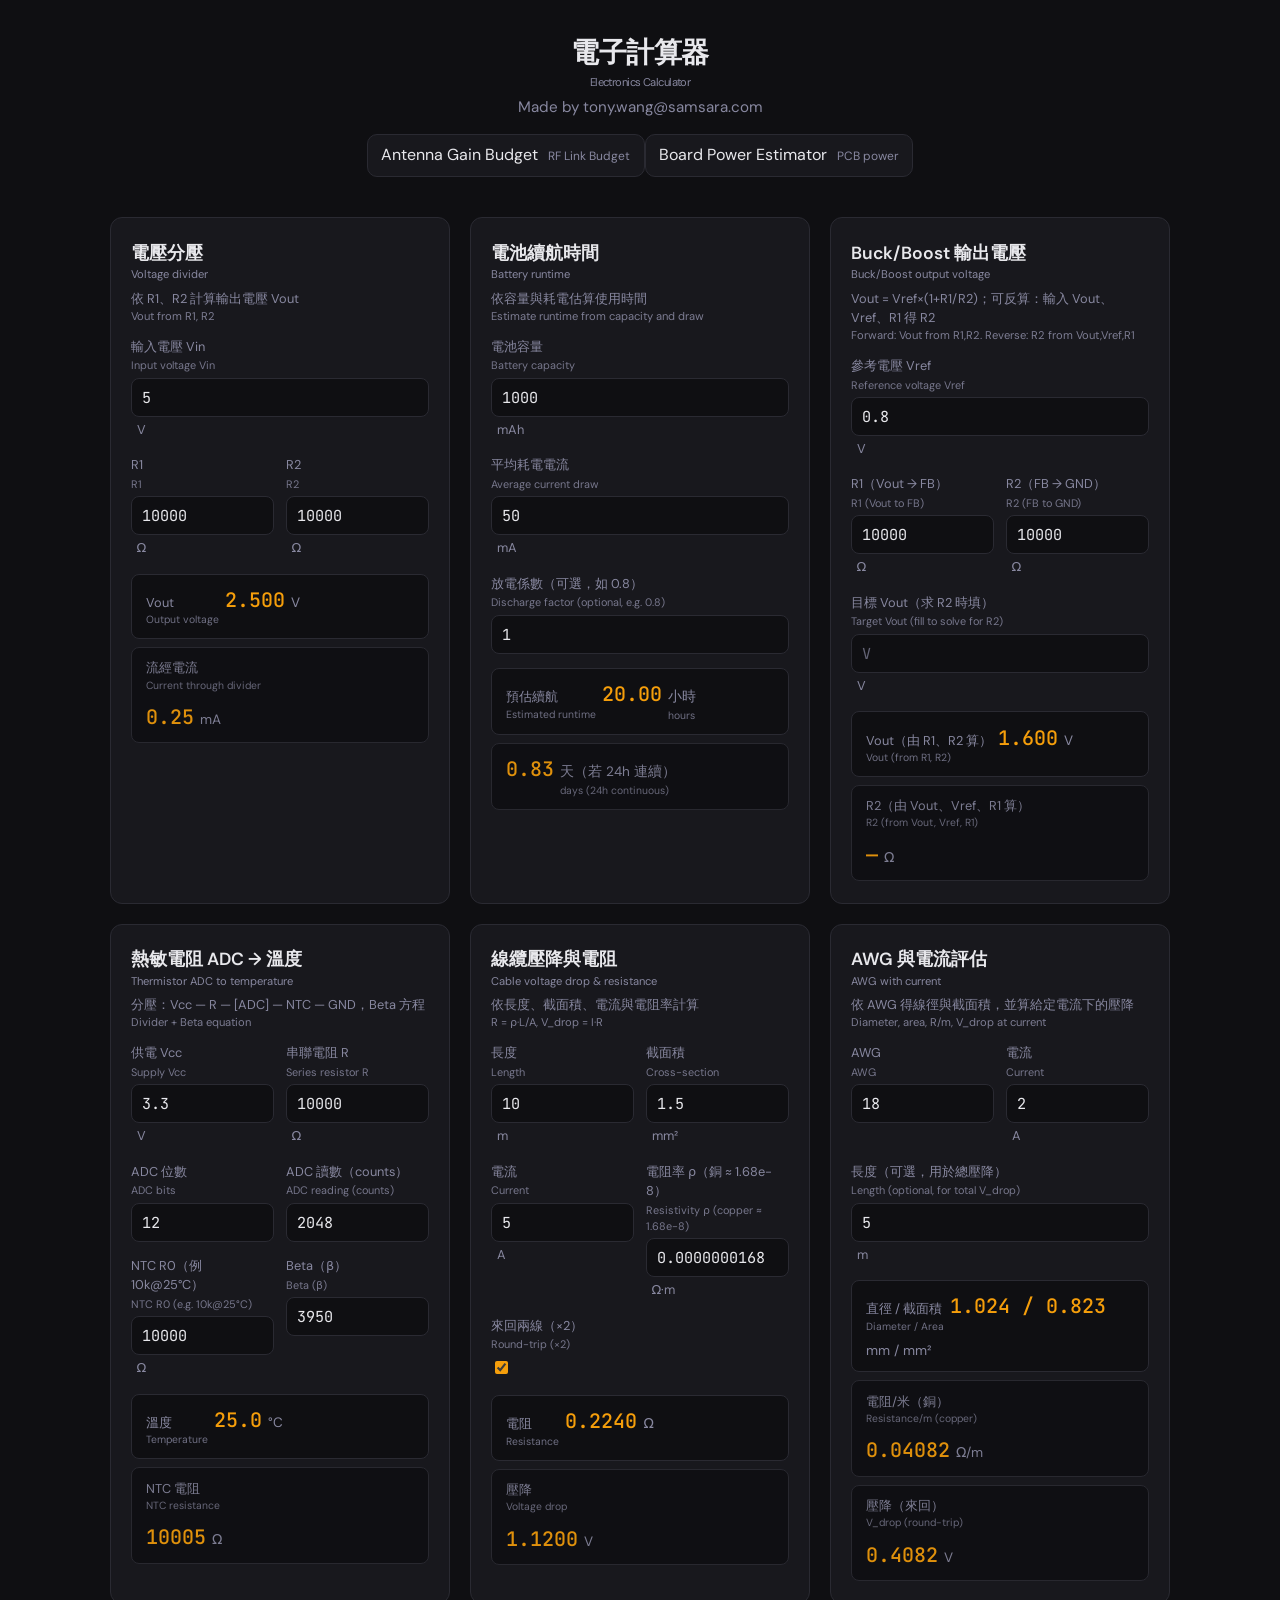
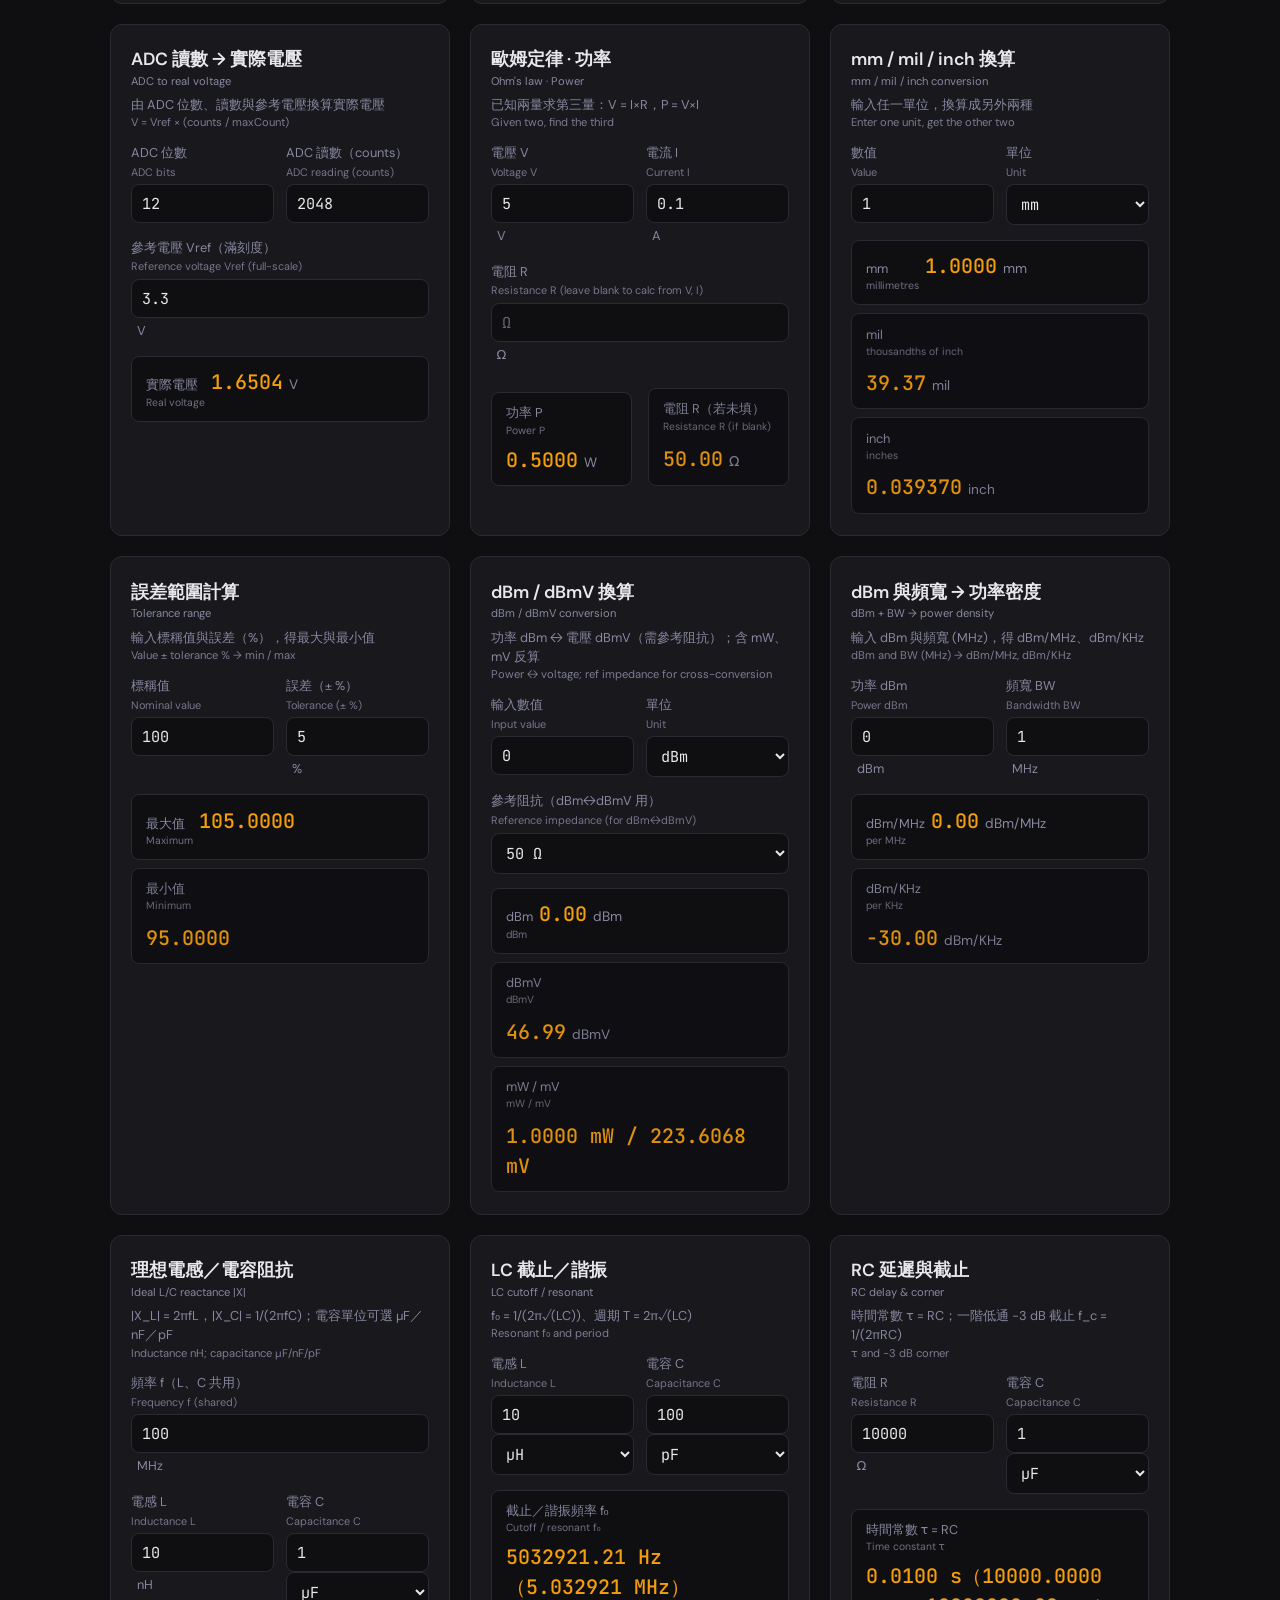
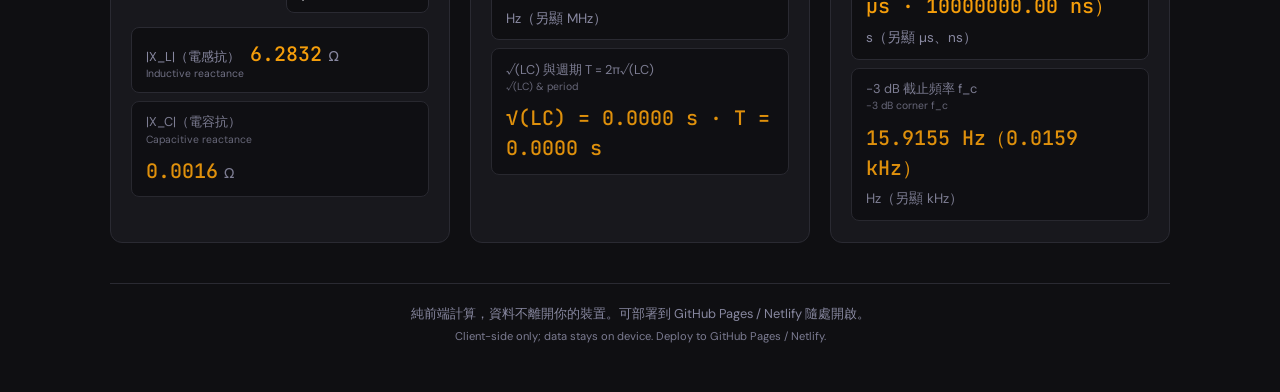
<file: index.html>
<!DOCTYPE html>
<html lang="zh-Hant">
<head>
  <meta charset="UTF-8">
  <meta name="viewport" content="width=device-width, initial-scale=1">
  <title>電子計算器 · 分壓 · Buck/Boost · 熱敏電阻</title>
  <link rel="preconnect" href="https://fonts.googleapis.com">
  <link rel="preconnect" href="https://fonts.gstatic.com" crossorigin>
  <link href="https://fonts.googleapis.com/css2?family=DM+Sans:ital,opsz,wght@0,9..40,400;0,9..40,600;0,9..40,700&family=JetBrains+Mono:wght@400;500&display=swap" rel="stylesheet">
  <link rel="stylesheet" href="styles.css">
</head>
<body>
  <div class="page">
    <header class="header">
      <h1>電子計算器 <span class="card-title-en">Electronics Calculator</span></h1>
      <p class="tagline">Made by tony.wang@samsara.com</p>
      <div class="header-actions">
        <a class="header-link" href="antenna_gain_budget.html" target="_blank" rel="noopener">
          Antenna Gain Budget <span class="header-link-sub">RF Link Budget</span>
        </a>
        <a class="header-link" href="board_power_estimator.html" target="_blank" rel="noopener">
          Board Power Estimator <span class="header-link-sub">PCB power</span>
        </a>
      </div>
    </header>

    <main class="calculators">
      <!-- 電壓分壓 -->
      <section class="card" id="voltage-divider">
        <h2>電壓分壓 <span class="card-title-en">Voltage divider</span></h2>
        <p class="card-desc">依 R1、R2 計算輸出電壓 Vout <span class="card-desc-en">Vout from R1, R2</span></p>
        <div class="form-row">
          <label>
            <span class="label-zh">輸入電壓 Vin</span>
            <span class="label-en">Input voltage Vin</span>
            <input type="number" id="vin" value="5" step="any" min="0" placeholder="V">
            <span class="unit">V</span>
          </label>
        </div>
        <div class="form-row two-cols">
          <label>
            <span class="label-zh">R1</span>
            <span class="label-en">R1</span>
            <input type="number" id="r1" value="10000" step="any" min="0" placeholder="Ω">
            <span class="unit">Ω</span>
          </label>
          <label>
            <span class="label-zh">R2</span>
            <span class="label-en">R2</span>
            <input type="number" id="r2" value="10000" step="any" min="0" placeholder="Ω">
            <span class="unit">Ω</span>
          </label>
        </div>
        <div class="result-box">
          <div class="result-label">Vout <span class="result-label-en">Output voltage</span></div>
          <div class="result-value" id="vout">—</div>
          <div class="result-unit">V</div>
        </div>
        <div class="result-box secondary">
          <div class="result-label">流經電流 <span class="result-label-en">Current through divider</span></div>
          <div class="result-value" id="divider-current">—</div>
          <div class="result-unit">mA</div>
        </div>
      </section>

      <!-- 電池續航 -->
      <section class="card" id="battery-life">
        <h2>電池續航時間 <span class="card-title-en">Battery runtime</span></h2>
        <p class="card-desc">依容量與耗電估算使用時間 <span class="card-desc-en">Estimate runtime from capacity and draw</span></p>
        <div class="form-row">
          <label>
            <span class="label-zh">電池容量</span>
            <span class="label-en">Battery capacity</span>
            <input type="number" id="capacity" value="1000" step="any" min="0" placeholder="mAh">
            <span class="unit">mAh</span>
          </label>
        </div>
        <div class="form-row">
          <label>
            <span class="label-zh">平均耗電電流</span>
            <span class="label-en">Average current draw</span>
            <input type="number" id="current-draw" value="50" step="any" min="0" placeholder="mA">
            <span class="unit">mA</span>
          </label>
        </div>
        <div class="form-row optional">
          <label>
            <span class="label-zh">放電係數（可選，如 0.8）</span>
            <span class="label-en">Discharge factor (optional, e.g. 0.8)</span>
            <input type="number" id="discharge-factor" value="1" step="0.05" min="0.1" max="1" placeholder="0.8">
          </label>
        </div>
        <div class="result-box">
          <div class="result-label">預估續航 <span class="result-label-en">Estimated runtime</span></div>
          <div class="result-value" id="runtime">—</div>
          <div class="result-unit">小時 <span class="result-label-en">hours</span></div>
        </div>
        <div class="result-box secondary">
          <div class="result-value" id="runtime-days">—</div>
          <div class="result-unit">天（若 24h 連續） <span class="result-label-en">days (24h continuous)</span></div>
        </div>
      </section>

      <!-- Buck/Boost 輸出電壓（合併，含反算 R2） -->
      <section class="card" id="buck-boost-vout">
        <h2>Buck/Boost 輸出電壓 <span class="card-title-en">Buck/Boost output voltage</span></h2>
        <p class="card-desc">Vout = Vref×(1+R1/R2)；可反算：輸入 Vout、Vref、R1 得 R2 <span class="card-desc-en">Forward: Vout from R1,R2. Reverse: R2 from Vout,Vref,R1</span></p>
        <div class="form-row">
          <label>
            <span class="label-zh">參考電壓 Vref</span>
            <span class="label-en">Reference voltage Vref</span>
            <input type="number" id="bb-vref" value="0.8" step="0.01" min="0" placeholder="V">
            <span class="unit">V</span>
          </label>
        </div>
        <div class="form-row two-cols">
          <label>
            <span class="label-zh">R1（Vout → FB）</span>
            <span class="label-en">R1 (Vout to FB)</span>
            <input type="number" id="bb-r1" value="10000" step="any" min="0" placeholder="Ω">
            <span class="unit">Ω</span>
          </label>
          <label>
            <span class="label-zh">R2（FB → GND）</span>
            <span class="label-en">R2 (FB to GND)</span>
            <input type="number" id="bb-r2" value="10000" step="any" min="0" placeholder="Ω（求 Vout 時填）">
            <span class="unit">Ω</span>
          </label>
        </div>
        <div class="form-row">
          <label>
            <span class="label-zh">目標 Vout（求 R2 時填）</span>
            <span class="label-en">Target Vout (fill to solve for R2)</span>
            <input type="number" id="bb-vout-in" value="" step="any" min="0" placeholder="V">
            <span class="unit">V</span>
          </label>
        </div>
        <div class="result-box">
          <div class="result-label">Vout（由 R1、R2 算） <span class="result-label-en">Vout (from R1, R2)</span></div>
          <div class="result-value" id="bb-vout-result">—</div>
          <div class="result-unit">V</div>
        </div>
        <div class="result-box secondary">
          <div class="result-label">R2（由 Vout、Vref、R1 算） <span class="result-label-en">R2 (from Vout, Vref, R1)</span></div>
          <div class="result-value" id="bb-r2-result">—</div>
          <div class="result-unit">Ω</div>
        </div>
      </section>

      <!-- 熱敏電阻 ADC → 溫度 -->
      <section class="card" id="thermistor-adc">
        <h2>熱敏電阻 ADC → 溫度 <span class="card-title-en">Thermistor ADC to temperature</span></h2>
        <p class="card-desc">分壓：Vcc — R — [ADC] — NTC — GND，Beta 方程 <span class="card-desc-en">Divider + Beta equation</span></p>
        <div class="form-row two-cols">
          <label>
            <span class="label-zh">供電 Vcc</span>
            <span class="label-en">Supply Vcc</span>
            <input type="number" id="th-vcc" value="3.3" step="0.1" min="0" placeholder="V">
            <span class="unit">V</span>
          </label>
          <label>
            <span class="label-zh">串聯電阻 R</span>
            <span class="label-en">Series resistor R</span>
            <input type="number" id="th-r-series" value="10000" step="any" min="0" placeholder="Ω">
            <span class="unit">Ω</span>
          </label>
        </div>
        <div class="form-row two-cols">
          <label>
            <span class="label-zh">ADC 位數</span>
            <span class="label-en">ADC bits</span>
            <input type="number" id="th-adc-bits" value="12" step="1" min="8" max="16" placeholder="10 or 12">
          </label>
          <label>
            <span class="label-zh">ADC 讀數（counts）</span>
            <span class="label-en">ADC reading (counts)</span>
            <input type="number" id="th-adc-value" value="2048" step="1" min="0" placeholder="0">
          </label>
        </div>
        <div class="form-row two-cols">
          <label>
            <span class="label-zh">NTC R0（例 10k@25°C）</span>
            <span class="label-en">NTC R0 (e.g. 10k@25°C)</span>
            <input type="number" id="th-r0" value="10000" step="any" min="0" placeholder="Ω">
            <span class="unit">Ω</span>
          </label>
          <label>
            <span class="label-zh">Beta（β）</span>
            <span class="label-en">Beta (β)</span>
            <input type="number" id="th-beta" value="3950" step="any" min="0" placeholder="K">
          </label>
        </div>
        <div class="result-box">
          <div class="result-label">溫度 <span class="result-label-en">Temperature</span></div>
          <div class="result-value" id="th-temp">—</div>
          <div class="result-unit">°C</div>
        </div>
        <div class="result-box secondary">
          <div class="result-label">NTC 電阻 <span class="result-label-en">NTC resistance</span></div>
          <div class="result-value" id="th-r-ntc">—</div>
          <div class="result-unit">Ω</div>
        </div>
      </section>

      <!-- 線纜壓降與電阻 -->
      <section class="card" id="cable-drop">
        <h2>線纜壓降與電阻 <span class="card-title-en">Cable voltage drop & resistance</span></h2>
        <p class="card-desc">依長度、截面積、電流與電阻率計算 <span class="card-desc-en">R = ρ·L/A, V_drop = I·R</span></p>
        <div class="form-row two-cols">
          <label>
            <span class="label-zh">長度</span>
            <span class="label-en">Length</span>
            <input type="number" id="cable-len" value="10" step="any" min="0" placeholder="m">
            <span class="unit">m</span>
          </label>
          <label>
            <span class="label-zh">截面積</span>
            <span class="label-en">Cross-section</span>
            <input type="number" id="cable-csa" value="1.5" step="0.1" min="0" placeholder="mm²">
            <span class="unit">mm²</span>
          </label>
        </div>
        <div class="form-row two-cols">
          <label>
            <span class="label-zh">電流</span>
            <span class="label-en">Current</span>
            <input type="number" id="cable-i" value="5" step="any" min="0" placeholder="A">
            <span class="unit">A</span>
          </label>
          <label>
            <span class="label-zh">電阻率 ρ（銅 ≈ 1.68e-8）</span>
            <span class="label-en">Resistivity ρ (copper ≈ 1.68e-8)</span>
            <input type="number" id="cable-rho" value="0.0000000168" step="1e-10" min="0" placeholder="Ω·m">
            <span class="unit">Ω·m</span>
          </label>
        </div>
        <div class="form-row optional">
          <label>
            <span class="label-zh">來回兩線（×2）</span>
            <span class="label-en">Round-trip (×2)</span>
            <input type="checkbox" id="cable-roundtrip" checked>
          </label>
        </div>
        <div class="result-box">
          <div class="result-label">電阻 <span class="result-label-en">Resistance</span></div>
          <div class="result-value" id="cable-r">—</div>
          <div class="result-unit">Ω</div>
        </div>
        <div class="result-box secondary">
          <div class="result-label">壓降 <span class="result-label-en">Voltage drop</span></div>
          <div class="result-value" id="cable-vdrop">—</div>
          <div class="result-unit">V</div>
        </div>
      </section>

      <!-- AWG 與電流評估 -->
      <section class="card" id="awg-current">
        <h2>AWG 與電流評估 <span class="card-title-en">AWG with current</span></h2>
        <p class="card-desc">依 AWG 得線徑與截面積，並算給定電流下的壓降 <span class="card-desc-en">Diameter, area, R/m, V_drop at current</span></p>
        <div class="form-row two-cols">
          <label>
            <span class="label-zh">AWG</span>
            <span class="label-en">AWG</span>
            <input type="number" id="awg-n" value="18" step="1" min="0" max="40" placeholder="0–40">
          </label>
          <label>
            <span class="label-zh">電流</span>
            <span class="label-en">Current</span>
            <input type="number" id="awg-i" value="2" step="any" min="0" placeholder="A">
            <span class="unit">A</span>
          </label>
        </div>
        <div class="form-row">
          <label>
            <span class="label-zh">長度（可選，用於總壓降）</span>
            <span class="label-en">Length (optional, for total V_drop)</span>
            <input type="number" id="awg-len" value="5" step="any" min="0" placeholder="m">
            <span class="unit">m</span>
          </label>
        </div>
        <div class="result-box">
          <div class="result-label">直徑 / 截面積 <span class="result-label-en">Diameter / Area</span></div>
          <div class="result-value" id="awg-dia">—</div>
          <div class="result-unit">mm / mm²</div>
        </div>
        <div class="result-box secondary">
          <div class="result-label">電阻/米（銅） <span class="result-label-en">Resistance/m (copper)</span></div>
          <div class="result-value" id="awg-rpm">—</div>
          <div class="result-unit">Ω/m</div>
        </div>
        <div class="result-box secondary">
          <div class="result-label">壓降（來回） <span class="result-label-en">V_drop (round-trip)</span></div>
          <div class="result-value" id="awg-vdrop">—</div>
          <div class="result-unit">V</div>
        </div>
      </section>

      <!-- ADC 讀數 → 實際電壓 -->
      <section class="card" id="adc-voltage">
        <h2>ADC 讀數 → 實際電壓 <span class="card-title-en">ADC to real voltage</span></h2>
        <p class="card-desc">由 ADC 位數、讀數與參考電壓換算實際電壓 <span class="card-desc-en">V = Vref × (counts / maxCount)</span></p>
        <div class="form-row two-cols">
          <label>
            <span class="label-zh">ADC 位數</span>
            <span class="label-en">ADC bits</span>
            <input type="number" id="adc-v-bits" value="12" step="1" min="8" max="16" placeholder="10 or 12">
          </label>
          <label>
            <span class="label-zh">ADC 讀數（counts）</span>
            <span class="label-en">ADC reading (counts)</span>
            <input type="number" id="adc-v-value" value="2048" step="1" min="0" placeholder="0">
          </label>
        </div>
        <div class="form-row">
          <label>
            <span class="label-zh">參考電壓 Vref（滿刻度）</span>
            <span class="label-en">Reference voltage Vref (full-scale)</span>
            <input type="number" id="adc-v-ref" value="3.3" step="0.1" min="0" placeholder="V">
            <span class="unit">V</span>
          </label>
        </div>
        <div class="result-box">
          <div class="result-label">實際電壓 <span class="result-label-en">Real voltage</span></div>
          <div class="result-value" id="adc-v-result">—</div>
          <div class="result-unit">V</div>
        </div>
      </section>

      <!-- 歐姆定律 / 功率 -->
      <section class="card" id="ohms-power">
        <h2>歐姆定律 · 功率 <span class="card-title-en">Ohm's law · Power</span></h2>
        <p class="card-desc">已知兩量求第三量：V = I×R，P = V×I <span class="card-desc-en">Given two, find the third</span></p>
        <div class="form-row two-cols">
          <label>
            <span class="label-zh">電壓 V</span>
            <span class="label-en">Voltage V</span>
            <input type="number" id="v" value="5" step="any" min="0" placeholder="V">
            <span class="unit">V</span>
          </label>
          <label>
            <span class="label-zh">電流 I</span>
            <span class="label-en">Current I</span>
            <input type="number" id="i" value="0.1" step="any" min="0" placeholder="A">
            <span class="unit">A</span>
          </label>
        </div>
        <div class="form-row">
          <label>
            <span class="label-zh">電阻 R</span>
            <span class="label-en">Resistance R (leave blank to calc from V, I)</span>
            <input type="number" id="r" value="" step="any" min="0" placeholder="Ω">
            <span class="unit">Ω</span>
          </label>
        </div>
        <div class="result-row">
          <div class="result-box">
            <div class="result-label">功率 P <span class="result-label-en">Power P</span></div>
            <div class="result-value" id="power">—</div>
            <div class="result-unit">W</div>
          </div>
          <div class="result-box secondary">
            <div class="result-label">電阻 R（若未填） <span class="result-label-en">Resistance R (if blank)</span></div>
            <div class="result-value" id="r-calc">—</div>
            <div class="result-unit">Ω</div>
          </div>
        </div>
      </section>

      <!-- mm / mil / inch 換算（含反算） -->
      <section class="card" id="length-convert">
        <h2>mm / mil / inch 換算 <span class="card-title-en">mm / mil / inch conversion</span></h2>
        <p class="card-desc">輸入任一單位，換算成另外兩種 <span class="card-desc-en">Enter one unit, get the other two</span></p>
        <div class="form-row two-cols">
          <label>
            <span class="label-zh">數值</span>
            <span class="label-en">Value</span>
            <input type="number" id="length-val" value="1" step="any" placeholder="數值">
          </label>
          <label>
            <span class="label-zh">單位</span>
            <span class="label-en">Unit</span>
            <select id="length-unit">
              <option value="mm">mm</option>
              <option value="mil">mil</option>
              <option value="inch">inch</option>
            </select>
          </label>
        </div>
        <div class="result-box">
          <div class="result-label">mm <span class="result-label-en">millimetres</span></div>
          <div class="result-value" id="length-mm">—</div>
          <div class="result-unit">mm</div>
        </div>
        <div class="result-box secondary">
          <div class="result-label">mil <span class="result-label-en">thousandths of inch</span></div>
          <div class="result-value" id="length-mil">—</div>
          <div class="result-unit">mil</div>
        </div>
        <div class="result-box secondary">
          <div class="result-label">inch <span class="result-label-en">inches</span></div>
          <div class="result-value" id="length-inch">—</div>
          <div class="result-unit">inch</div>
        </div>
      </section>

      <!-- 誤差值計算：最大／最小 -->
      <section class="card" id="tolerance-calc">
        <h2>誤差範圍計算 <span class="card-title-en">Tolerance range</span></h2>
        <p class="card-desc">輸入標稱值與誤差（%），得最大與最小值 <span class="card-desc-en">Value ± tolerance % → min / max</span></p>
        <div class="form-row two-cols">
          <label>
            <span class="label-zh">標稱值</span>
            <span class="label-en">Nominal value</span>
            <input type="number" id="tol-val" value="100" step="any" placeholder="值">
          </label>
          <label>
            <span class="label-zh">誤差（± %）</span>
            <span class="label-en">Tolerance (± %)</span>
            <input type="number" id="tol-pct" value="5" step="any" min="0" placeholder="%">
            <span class="unit">%</span>
          </label>
        </div>
        <div class="result-box">
          <div class="result-label">最大值 <span class="result-label-en">Maximum</span></div>
          <div class="result-value" id="tol-max">—</div>
        </div>
        <div class="result-box secondary">
          <div class="result-label">最小值 <span class="result-label-en">Minimum</span></div>
          <div class="result-value" id="tol-min">—</div>
        </div>
      </section>

      <!-- dBm 與 dBmV 換算（含反算） -->
      <section class="card" id="dbm-dbmv">
        <h2>dBm / dBmV 換算 <span class="card-title-en">dBm / dBmV conversion</span></h2>
        <p class="card-desc">功率 dBm ↔ 電壓 dBmV（需參考阻抗）；含 mW、mV 反算 <span class="card-desc-en">Power ↔ voltage; ref impedance for cross-conversion</span></p>
        <div class="form-row two-cols">
          <label>
            <span class="label-zh">輸入數值</span>
            <span class="label-en">Input value</span>
            <input type="number" id="dbm-dbmv-val" value="0" step="any" placeholder="數值">
          </label>
          <label>
            <span class="label-zh">單位</span>
            <span class="label-en">Unit</span>
            <select id="dbm-dbmv-unit">
              <option value="dBm">dBm</option>
              <option value="dBmV">dBmV</option>
              <option value="mW">mW</option>
              <option value="mV">mV</option>
            </select>
          </label>
        </div>
        <div class="form-row">
          <label>
            <span class="label-zh">參考阻抗（dBm↔dBmV 用）</span>
            <span class="label-en">Reference impedance (for dBm↔dBmV)</span>
            <select id="dbm-dbmv-r">
              <option value="50">50 Ω</option>
              <option value="75">75 Ω</option>
            </select>
          </label>
        </div>
        <div class="result-box">
          <div class="result-label">dBm <span class="result-label-en">dBm</span></div>
          <div class="result-value" id="dbm-dbmv-dbm">—</div>
          <div class="result-unit">dBm</div>
        </div>
        <div class="result-box secondary">
          <div class="result-label">dBmV <span class="result-label-en">dBmV</span></div>
          <div class="result-value" id="dbm-dbmv-dbmv">—</div>
          <div class="result-unit">dBmV</div>
        </div>
        <div class="result-box secondary">
          <div class="result-label">mW / mV <span class="result-label-en">mW / mV</span></div>
          <div class="result-value" id="dbm-dbmv-mw-mv">—</div>
        </div>
      </section>

      <!-- dBm + BW → dBm/MHz, dBm/KHz -->
      <section class="card" id="dbm-bw">
        <h2>dBm 與頻寬 → 功率密度 <span class="card-title-en">dBm + BW → power density</span></h2>
        <p class="card-desc">輸入 dBm 與頻寬 (MHz)，得 dBm/MHz、dBm/KHz <span class="card-desc-en">dBm and BW (MHz) → dBm/MHz, dBm/KHz</span></p>
        <div class="form-row two-cols">
          <label>
            <span class="label-zh">功率 dBm</span>
            <span class="label-en">Power dBm</span>
            <input type="number" id="dbm-bw-dbm" value="0" step="any" placeholder="dBm">
            <span class="unit">dBm</span>
          </label>
          <label>
            <span class="label-zh">頻寬 BW</span>
            <span class="label-en">Bandwidth BW</span>
            <input type="number" id="dbm-bw-mhz" value="1" step="any" min="0" placeholder="MHz">
            <span class="unit">MHz</span>
          </label>
        </div>
        <div class="result-box">
          <div class="result-label">dBm/MHz <span class="result-label-en">per MHz</span></div>
          <div class="result-value" id="dbm-bw-per-mhz">—</div>
          <div class="result-unit">dBm/MHz</div>
        </div>
        <div class="result-box secondary">
          <div class="result-label">dBm/KHz <span class="result-label-en">per KHz</span></div>
          <div class="result-value" id="dbm-bw-per-khz">—</div>
          <div class="result-unit">dBm/KHz</div>
        </div>
      </section>

      <!-- 理想電抗：L、C 與頻率 → |X| -->
      <section class="card" id="reactance-lc">
        <h2>理想電感／電容阻抗 <span class="card-title-en">Ideal L/C reactance |X|</span></h2>
        <p class="card-desc">|X_L| = 2πfL，|X_C| = 1/(2πfC)；電容單位可選 µF／nF／pF <span class="card-desc-en">Inductance nH; capacitance µF/nF/pF</span></p>
        <div class="form-row">
          <label>
            <span class="label-zh">頻率 f（L、C 共用）</span>
            <span class="label-en">Frequency f (shared)</span>
            <input type="number" id="react-f-mhz" value="100" step="any" min="0" placeholder="MHz">
            <span class="unit">MHz</span>
          </label>
        </div>
        <div class="form-row two-cols">
          <label>
            <span class="label-zh">電感 L</span>
            <span class="label-en">Inductance L</span>
            <input type="number" id="react-l-nh" value="10" step="any" min="0" placeholder="nH">
            <span class="unit">nH</span>
          </label>
          <label>
            <span class="label-zh">電容 C</span>
            <span class="label-en">Capacitance C</span>
            <input type="number" id="react-c-val" value="1" step="any" min="0" placeholder="數值">
            <select id="react-c-unit">
              <option value="pF">pF</option>
              <option value="nF">nF</option>
              <option value="uF" selected>µF</option>
            </select>
          </label>
        </div>
        <div class="result-box">
          <div class="result-label">|X_L|（電感抗） <span class="result-label-en">Inductive reactance</span></div>
          <div class="result-value" id="react-xl">—</div>
          <div class="result-unit">Ω</div>
        </div>
        <div class="result-box secondary">
          <div class="result-label">|X_C|（電容抗） <span class="result-label-en">Capacitive reactance</span></div>
          <div class="result-value" id="react-xc">—</div>
          <div class="result-unit">Ω</div>
        </div>
      </section>

      <!-- LC 截止／週期 -->
      <section class="card" id="filter-lc">
        <h2>LC 截止／諧振 <span class="card-title-en">LC cutoff / resonant</span></h2>
        <p class="card-desc">f₀ = 1/(2π√(LC))、週期 T = 2π√(LC) <span class="card-desc-en">Resonant f₀ and period</span></p>
        <div class="form-row two-cols">
          <label>
            <span class="label-zh">電感 L</span>
            <span class="label-en">Inductance L</span>
            <input type="number" id="filter-l-val" value="10" step="any" min="0" placeholder="數值">
            <select id="filter-l-unit">
              <option value="nH">nH</option>
              <option value="uH" selected>µH</option>
              <option value="mH">mH</option>
            </select>
          </label>
          <label>
            <span class="label-zh">電容 C</span>
            <span class="label-en">Capacitance C</span>
            <input type="number" id="filter-c-val" value="100" step="any" min="0" placeholder="數值">
            <select id="filter-c-unit">
              <option value="pF" selected>pF</option>
              <option value="nF">nF</option>
              <option value="uF">µF</option>
            </select>
          </label>
        </div>
        <div class="result-box">
          <div class="result-label">截止／諧振頻率 f₀ <span class="result-label-en">Cutoff / resonant f₀</span></div>
          <div class="result-value" id="filter-f0">—</div>
          <div class="result-unit">Hz（另顯 MHz）</div>
        </div>
        <div class="result-box secondary">
          <div class="result-label">√(LC) 與週期 T = 2π√(LC) <span class="result-label-en">√(LC) &amp; period</span></div>
          <div class="result-value" id="filter-lc-delay">—</div>
        </div>
      </section>

      <!-- RC 延遲／截止 -->
      <section class="card" id="filter-rc-delay">
        <h2>RC 延遲與截止 <span class="card-title-en">RC delay &amp; corner</span></h2>
        <p class="card-desc">時間常數 τ = RC；一階低通 −3 dB 截止 f_c = 1/(2πRC) <span class="card-desc-en">τ and −3 dB corner</span></p>
        <div class="form-row two-cols">
          <label>
            <span class="label-zh">電阻 R</span>
            <span class="label-en">Resistance R</span>
            <input type="number" id="filter-r-ohm" value="10000" step="any" min="0" placeholder="Ω">
            <span class="unit">Ω</span>
          </label>
          <label>
            <span class="label-zh">電容 C</span>
            <span class="label-en">Capacitance C</span>
            <input type="number" id="filter-rc-c-val" value="1" step="any" min="0" placeholder="數值">
            <select id="filter-rc-c-unit">
              <option value="pF">pF</option>
              <option value="nF">nF</option>
              <option value="uF" selected>µF</option>
            </select>
          </label>
        </div>
        <div class="result-box">
          <div class="result-label">時間常數 τ = RC <span class="result-label-en">Time constant τ</span></div>
          <div class="result-value" id="filter-tau-rc">—</div>
          <div class="result-unit">s（另顯 µs、ns）</div>
        </div>
        <div class="result-box secondary">
          <div class="result-label">−3 dB 截止頻率 f_c <span class="result-label-en">−3 dB corner f_c</span></div>
          <div class="result-value" id="filter-fc-rc">—</div>
          <div class="result-unit">Hz（另顯 kHz）</div>
        </div>
      </section>
    </main>

    <footer class="footer">
      <p>純前端計算，資料不離開你的裝置。可部署到 GitHub Pages / Netlify 隨處開啟。 <span class="card-desc-en">Client-side only; data stays on device. Deploy to GitHub Pages / Netlify.</span></p>
    </footer>
  </div>
  <script src="app.js"></script>
</body>
</html>
</file>
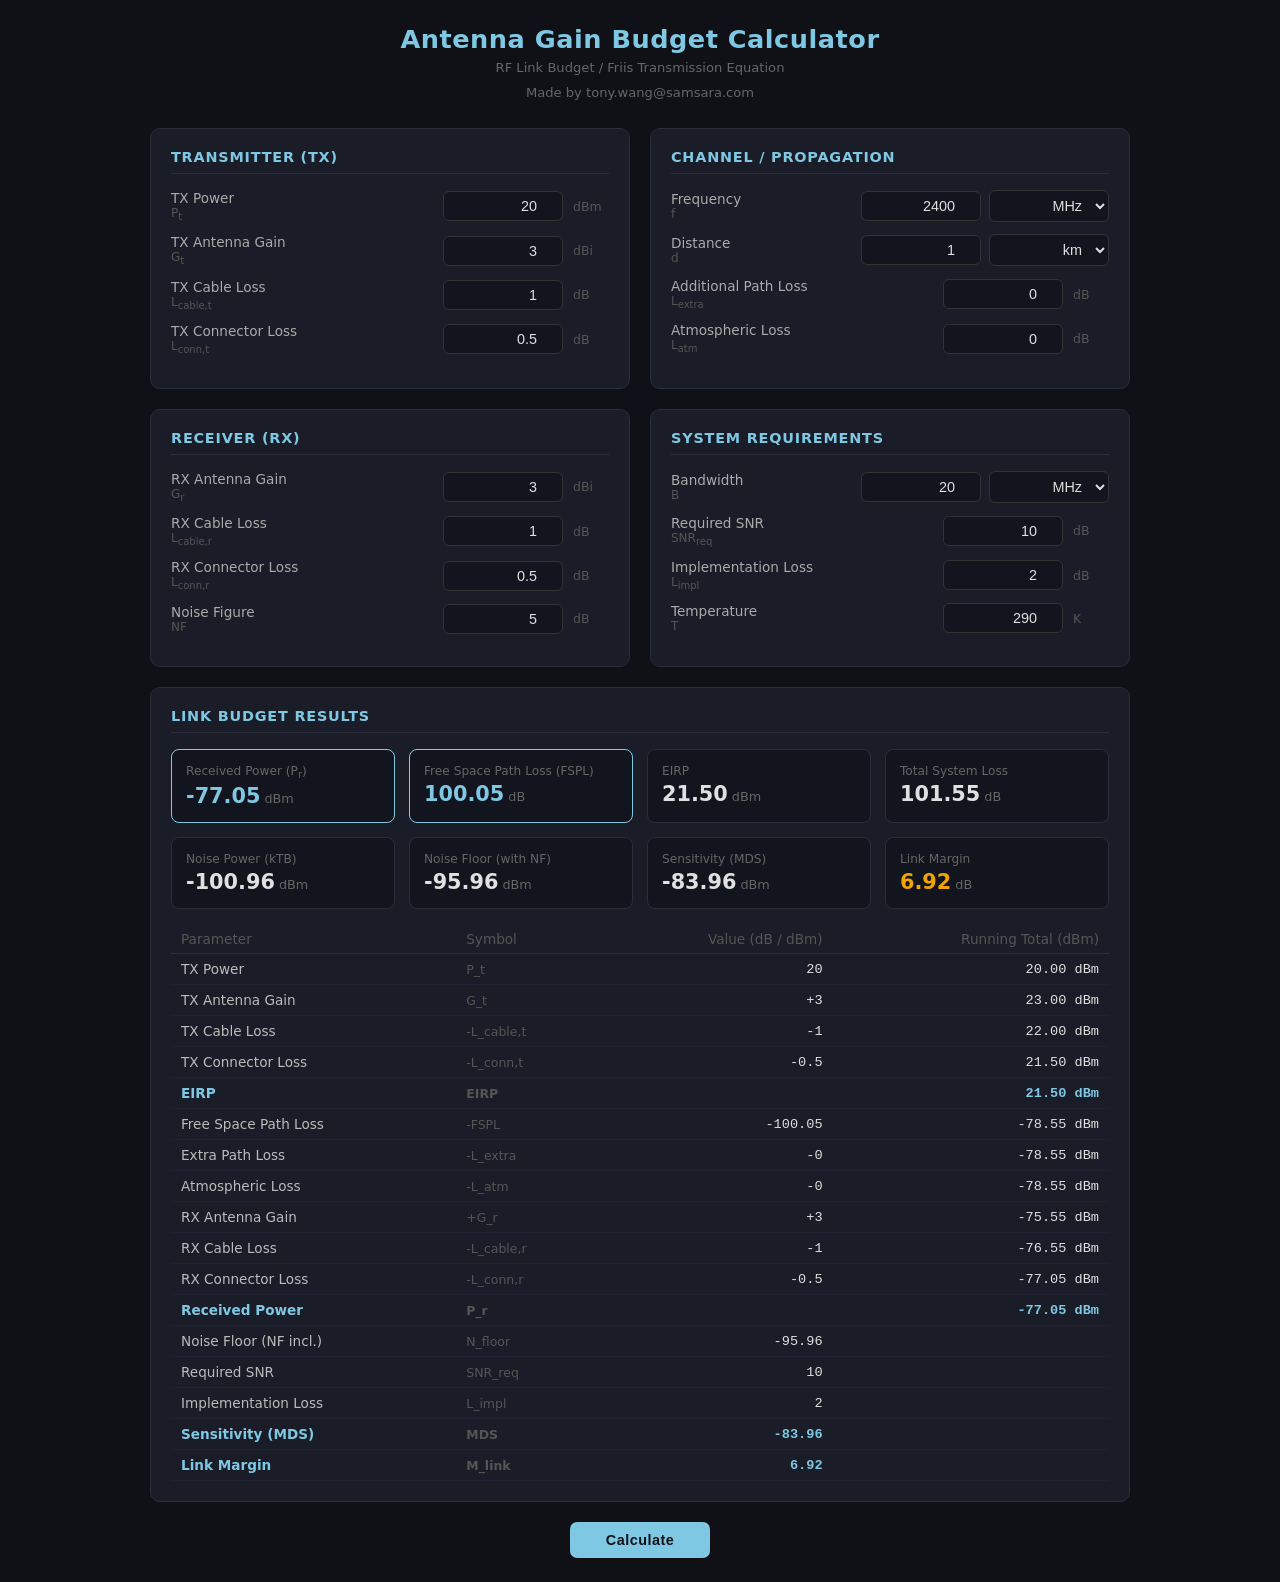
<file: antenna_gain_budget.html>
<!DOCTYPE html>
<html lang="zh-Hant">
<head>
  <meta charset="UTF-8">
  <meta name="viewport" content="width=device-width, initial-scale=1.0">
  <title>Antenna Gain Budget Calculator</title>
  <style>
    * { box-sizing: border-box; margin: 0; padding: 0; }

    body {
      font-family: 'Segoe UI', system-ui, sans-serif;
      background: #0f1117;
      color: #e0e0e0;
      min-height: 100vh;
      padding: 24px;
    }

    h1 {
      text-align: center;
      font-size: 1.6rem;
      font-weight: 600;
      color: #7ec8e3;
      margin-bottom: 6px;
      letter-spacing: 0.5px;
    }

    .subtitle {
      text-align: center;
      font-size: 0.82rem;
      color: #666;
      margin-bottom: 10px;
    }

    .madeby {
      text-align: center;
      font-size: 0.82rem;
      color: #666;
      margin-bottom: 28px;
    }

    .layout {
      display: grid;
      grid-template-columns: 1fr 1fr;
      gap: 20px;
      max-width: 980px;
      margin: 0 auto;
    }

    @media (max-width: 700px) {
      .layout { grid-template-columns: 1fr; }
    }

    .card {
      background: #1a1d27;
      border: 1px solid #2a2d3a;
      border-radius: 10px;
      padding: 20px;
    }

    .card h2 {
      font-size: 0.9rem;
      font-weight: 600;
      color: #7ec8e3;
      text-transform: uppercase;
      letter-spacing: 0.8px;
      margin-bottom: 16px;
      padding-bottom: 8px;
      border-bottom: 1px solid #2a2d3a;
    }

    .field {
      display: flex;
      align-items: center;
      margin-bottom: 12px;
      gap: 10px;
    }

    .field label {
      flex: 1;
      font-size: 0.85rem;
      color: #aaa;
      white-space: nowrap;
    }

    .field label span.sym {
      font-size: 0.75rem;
      color: #555;
      display: block;
    }

    .field input, .field select {
      width: 120px;
      background: #12141e;
      border: 1px solid #333;
      border-radius: 6px;
      color: #e0e0e0;
      font-size: 0.9rem;
      padding: 6px 10px;
      text-align: right;
      outline: none;
      transition: border-color 0.2s;
    }

    .field input:focus, .field select:focus { border-color: #7ec8e3; }

    .field .unit {
      font-size: 0.78rem;
      color: #555;
      width: 36px;
      text-align: left;
    }

    .results-card {
      grid-column: 1 / -1;
      background: #1a1d27;
      border: 1px solid #2a2d3a;
      border-radius: 10px;
      padding: 20px;
    }

    .results-card h2 {
      font-size: 0.9rem;
      font-weight: 600;
      color: #7ec8e3;
      text-transform: uppercase;
      letter-spacing: 0.8px;
      margin-bottom: 16px;
      padding-bottom: 8px;
      border-bottom: 1px solid #2a2d3a;
    }

    .results-grid {
      display: grid;
      grid-template-columns: repeat(auto-fill, minmax(200px, 1fr));
      gap: 14px;
    }

    .result-item {
      background: #12141e;
      border: 1px solid #2a2d3a;
      border-radius: 8px;
      padding: 14px;
    }

    .result-item .label {
      font-size: 0.76rem;
      color: #666;
      margin-bottom: 4px;
    }

    .result-item .value {
      font-size: 1.3rem;
      font-weight: 700;
      color: #e0e0e0;
    }

    .result-item .value .unit {
      font-size: 0.8rem;
      font-weight: 400;
      color: #666;
      margin-left: 4px;
    }

    .result-item.highlight { border-color: #7ec8e3; }
    .result-item.highlight .value { color: #7ec8e3; }
    .result-item.good .value { color: #4caf7d; }
    .result-item.warn .value { color: #f0a500; }
    .result-item.bad  .value { color: #e05c5c; }

    .budget-table {
      width: 100%;
      border-collapse: collapse;
      margin-top: 16px;
      font-size: 0.85rem;
    }

    .budget-table th {
      text-align: left;
      color: #555;
      font-weight: 500;
      padding: 6px 10px;
      border-bottom: 1px solid #2a2d3a;
    }

    .budget-table td {
      padding: 7px 10px;
      border-bottom: 1px solid #1e2130;
      color: #bbb;
    }

    .budget-table td.num {
      text-align: right;
      font-family: 'Courier New', monospace;
      color: #e0e0e0;
    }

    .budget-table td.pos { color: #4caf7d; }
    .budget-table td.neg { color: #e05c5c; }

    .budget-table tr.total td {
      border-top: 1px solid #3a3d4a;
      font-weight: 700;
      color: #7ec8e3;
    }

    .btn {
      display: block;
      margin: 20px auto 0;
      padding: 10px 36px;
      background: #7ec8e3;
      color: #0f1117;
      font-weight: 700;
      font-size: 0.9rem;
      border: none;
      border-radius: 7px;
      cursor: pointer;
      letter-spacing: 0.5px;
      transition: background 0.2s;
    }

    .btn:hover { background: #a3d9ee; }
    .freq-row { display: flex; gap: 8px; align-items: center; }
    .freq-row input { flex: 1; }
  </style>
</head>
<body>
  <h1>Antenna Gain Budget Calculator</h1>
  <p class="subtitle">RF Link Budget / Friis Transmission Equation</p>
  <p class="madeby">Made by tony.wang@samsara.com</p>

  <div class="layout">
    <div class="card">
      <h2>Transmitter (TX)</h2>
      <div class="field">
        <label>TX Power <span class="sym">P<sub>t</sub></span></label>
        <input type="number" id="txPower" value="20" step="0.1">
        <span class="unit">dBm</span>
      </div>
      <div class="field">
        <label>TX Antenna Gain <span class="sym">G<sub>t</sub></span></label>
        <input type="number" id="txGain" value="3" step="0.1">
        <span class="unit">dBi</span>
      </div>
      <div class="field">
        <label>TX Cable Loss <span class="sym">L<sub>cable,t</sub></span></label>
        <input type="number" id="txCableLoss" value="1" step="0.1">
        <span class="unit">dB</span>
      </div>
      <div class="field">
        <label>TX Connector Loss <span class="sym">L<sub>conn,t</sub></span></label>
        <input type="number" id="txConnLoss" value="0.5" step="0.1">
        <span class="unit">dB</span>
      </div>
    </div>

    <div class="card">
      <h2>Channel / Propagation</h2>
      <div class="field">
        <label>Frequency <span class="sym">f</span></label>
        <div class="freq-row">
          <input type="number" id="freq" value="2400" step="1" min="1">
          <select id="freqUnit">
            <option value="MHz" selected>MHz</option>
            <option value="GHz">GHz</option>
          </select>
        </div>
      </div>
      <div class="field">
        <label>Distance <span class="sym">d</span></label>
        <div class="freq-row">
          <input type="number" id="distance" value="1" step="0.001" min="0.001">
          <select id="distUnit">
            <option value="km" selected>km</option>
            <option value="m">m</option>
          </select>
        </div>
      </div>
      <div class="field">
        <label>Additional Path Loss <span class="sym">L<sub>extra</sub></span></label>
        <input type="number" id="extraLoss" value="0" step="0.1">
        <span class="unit">dB</span>
      </div>
      <div class="field">
        <label>Atmospheric Loss <span class="sym">L<sub>atm</sub></span></label>
        <input type="number" id="atmLoss" value="0" step="0.1">
        <span class="unit">dB</span>
      </div>
    </div>

    <div class="card">
      <h2>Receiver (RX)</h2>
      <div class="field">
        <label>RX Antenna Gain <span class="sym">G<sub>r</sub></span></label>
        <input type="number" id="rxGain" value="3" step="0.1">
        <span class="unit">dBi</span>
      </div>
      <div class="field">
        <label>RX Cable Loss <span class="sym">L<sub>cable,r</sub></span></label>
        <input type="number" id="rxCableLoss" value="1" step="0.1">
        <span class="unit">dB</span>
      </div>
      <div class="field">
        <label>RX Connector Loss <span class="sym">L<sub>conn,r</sub></span></label>
        <input type="number" id="rxConnLoss" value="0.5" step="0.1">
        <span class="unit">dB</span>
      </div>
      <div class="field">
        <label>Noise Figure <span class="sym">NF</span></label>
        <input type="number" id="noiseFig" value="5" step="0.1">
        <span class="unit">dB</span>
      </div>
    </div>

    <div class="card">
      <h2>System Requirements</h2>
      <div class="field">
        <label>Bandwidth <span class="sym">B</span></label>
        <div class="freq-row">
          <input type="number" id="bandwidth" value="20" step="0.1" min="0.001">
          <select id="bwUnit">
            <option value="MHz" selected>MHz</option>
            <option value="kHz">kHz</option>
          </select>
        </div>
      </div>
      <div class="field">
        <label>Required SNR <span class="sym">SNR<sub>req</sub></span></label>
        <input type="number" id="reqSNR" value="10" step="0.1">
        <span class="unit">dB</span>
      </div>
      <div class="field">
        <label>Implementation Loss <span class="sym">L<sub>impl</sub></span></label>
        <input type="number" id="implLoss" value="2" step="0.1">
        <span class="unit">dB</span>
      </div>
      <div class="field">
        <label>Temperature <span class="sym">T</span></label>
        <input type="number" id="temperature" value="290" step="1">
        <span class="unit">K</span>
      </div>
    </div>

    <div class="results-card">
      <h2>Link Budget Results</h2>
      <div class="results-grid">
        <div class="result-item highlight">
          <div class="label">Received Power (P<sub>r</sub>)</div>
          <div class="value" id="res_pr">—<span class="unit">dBm</span></div>
        </div>
        <div class="result-item highlight">
          <div class="label">Free Space Path Loss (FSPL)</div>
          <div class="value" id="res_fspl">—<span class="unit">dB</span></div>
        </div>
        <div class="result-item">
          <div class="label">EIRP</div>
          <div class="value" id="res_eirp">—<span class="unit">dBm</span></div>
        </div>
        <div class="result-item">
          <div class="label">Total System Loss</div>
          <div class="value" id="res_loss">—<span class="unit">dB</span></div>
        </div>
        <div class="result-item">
          <div class="label">Noise Power (kTB)</div>
          <div class="value" id="res_noise">—<span class="unit">dBm</span></div>
        </div>
        <div class="result-item">
          <div class="label">Noise Floor (with NF)</div>
          <div class="value" id="res_noisefloor">—<span class="unit">dBm</span></div>
        </div>
        <div class="result-item">
          <div class="label">Sensitivity (MDS)</div>
          <div class="value" id="res_sens">—<span class="unit">dBm</span></div>
        </div>
        <div class="result-item" id="margin_item">
          <div class="label">Link Margin</div>
          <div class="value" id="res_margin">—<span class="unit">dB</span></div>
        </div>
      </div>

      <table class="budget-table">
        <thead>
          <tr>
            <th>Parameter</th>
            <th>Symbol</th>
            <th style="text-align:right">Value (dB / dBm)</th>
            <th style="text-align:right">Running Total (dBm)</th>
          </tr>
        </thead>
        <tbody id="budgetBody"></tbody>
      </table>
    </div>
  </div>

  <button class="btn" onclick="calculate()">Calculate</button>

  <script>
    const k = 1.380649e-23; // Boltzmann constant

    function fmt(v) {
      return (Math.round(v * 100) / 100).toFixed(2);
    }

    function setHtml(id, html) {
      document.getElementById(id).innerHTML = html;
    }

    function calculate() {
      const Pt = parseFloat(document.getElementById('txPower').value);
      const Gt = parseFloat(document.getElementById('txGain').value);
      const Lct = parseFloat(document.getElementById('txCableLoss').value);
      const Lcnt = parseFloat(document.getElementById('txConnLoss').value);

      let f_raw = parseFloat(document.getElementById('freq').value);
      const fUnit = document.getElementById('freqUnit').value;
      const f_Hz = fUnit === 'GHz' ? f_raw * 1e9 : f_raw * 1e6;

      let d_raw = parseFloat(document.getElementById('distance').value);
      const dUnit = document.getElementById('distUnit').value;
      const d_km = dUnit === 'm' ? d_raw / 1000 : d_raw;

      const Lextra = parseFloat(document.getElementById('extraLoss').value);
      const Latm = parseFloat(document.getElementById('atmLoss').value);

      const Gr = parseFloat(document.getElementById('rxGain').value);
      const Lcr = parseFloat(document.getElementById('rxCableLoss').value);
      const Lcnr = parseFloat(document.getElementById('rxConnLoss').value);
      const NF = parseFloat(document.getElementById('noiseFig').value);

      let B_raw = parseFloat(document.getElementById('bandwidth').value);
      const bwUnit = document.getElementById('bwUnit').value;
      const B_Hz = bwUnit === 'kHz' ? B_raw * 1e3 : B_raw * 1e6;

      const SNR_req = parseFloat(document.getElementById('reqSNR').value);
      const Limpl = parseFloat(document.getElementById('implLoss').value);
      const T = parseFloat(document.getElementById('temperature').value);

      const c = 3e8;
      const FSPL = 20 * Math.log10(4 * Math.PI * d_km * 1000 * f_Hz / c);
      const EIRP = Pt + Gt - Lct - Lcnt;
      const totalLoss = FSPL + Lextra + Latm + Lcr + Lcnr;
      const Pr = EIRP - totalLoss + Gr;

      const noise_W = k * T * B_Hz;
      const noise_dBm = 10 * Math.log10(noise_W / 1e-3);
      const noiseFloor = noise_dBm + NF;
      const sensitivity = noiseFloor + SNR_req + Limpl;
      const margin = Pr - sensitivity;

      setHtml('res_pr', fmt(Pr) + '<span class="unit">dBm</span>');
      setHtml('res_fspl', fmt(FSPL) + '<span class="unit">dB</span>');
      setHtml('res_eirp', fmt(EIRP) + '<span class="unit">dBm</span>');
      setHtml('res_loss', fmt(totalLoss) + '<span class="unit">dB</span>');
      setHtml('res_noise', fmt(noise_dBm) + '<span class="unit">dBm</span>');
      setHtml('res_noisefloor', fmt(noiseFloor) + '<span class="unit">dBm</span>');
      setHtml('res_sens', fmt(sensitivity) + '<span class="unit">dBm</span>');
      setHtml('res_margin', fmt(margin) + '<span class="unit">dB</span>');

      const mi = document.getElementById('margin_item');
      mi.className = 'result-item ' + (margin >= 10 ? 'good' : margin >= 0 ? 'warn' : 'bad');

      const rows = [
        { label: 'TX Power', sym: 'P_t', val: Pt, running: Pt },
        { label: 'TX Antenna Gain', sym: 'G_t', val: '+' + Gt, running: Pt + Gt },
        { label: 'TX Cable Loss', sym: '-L_cable,t', val: '-' + Lct, running: Pt + Gt - Lct },
        { label: 'TX Connector Loss', sym: '-L_conn,t', val: '-' + Lcnt, running: Pt + Gt - Lct - Lcnt },
        { label: 'EIRP', sym: 'EIRP', val: null, running: EIRP, total: true },
        { label: 'Free Space Path Loss', sym: '-FSPL', val: '-' + fmt(FSPL), running: EIRP - FSPL },
        { label: 'Extra Path Loss', sym: '-L_extra', val: '-' + Lextra, running: EIRP - FSPL - Lextra },
        { label: 'Atmospheric Loss', sym: '-L_atm', val: '-' + Latm, running: EIRP - FSPL - Lextra - Latm },
        { label: 'RX Antenna Gain', sym: '+G_r', val: '+' + Gr, running: EIRP - FSPL - Lextra - Latm + Gr },
        { label: 'RX Cable Loss', sym: '-L_cable,r', val: '-' + Lcr, running: EIRP - FSPL - Lextra - Latm + Gr - Lcr },
        { label: 'RX Connector Loss', sym: '-L_conn,r', val: '-' + Lcnr, running: Pr },
        { label: 'Received Power', sym: 'P_r', val: null, running: Pr, total: true },
        { label: 'Noise Floor (NF incl.)', sym: 'N_floor', val: fmt(noiseFloor), running: null },
        { label: 'Required SNR', sym: 'SNR_req', val: SNR_req, running: null },
        { label: 'Implementation Loss', sym: 'L_impl', val: Limpl, running: null },
        { label: 'Sensitivity (MDS)', sym: 'MDS', val: fmt(sensitivity), running: null, total: true },
        { label: 'Link Margin', sym: 'M_link', val: fmt(margin), running: null, total: true, margin: true },
      ];

      const tbody = document.getElementById('budgetBody');
      tbody.innerHTML = '';
      rows.forEach(r => {
        const tr = document.createElement('tr');
        if (r.total) tr.className = 'total';
        const runStr = r.running !== null && r.running !== undefined ? fmt(r.running) + ' dBm' : '';
        const valStr = r.val !== null && r.val !== undefined ? String(r.val) : '';
        const valClass = r.margin ? (margin >= 0 ? 'pos' : 'neg') : '';
        tr.innerHTML = `<td>${r.label}</td><td style="color:#555;font-size:0.78rem">${r.sym}</td>
          <td class="num ${valClass}">${valStr}</td>
          <td class="num">${runStr}</td>`;
        tbody.appendChild(tr);
      });
    }

    calculate();
    document.querySelectorAll('input, select').forEach(el => el.addEventListener('input', calculate));
  </script>
</body>
</html>
</file>
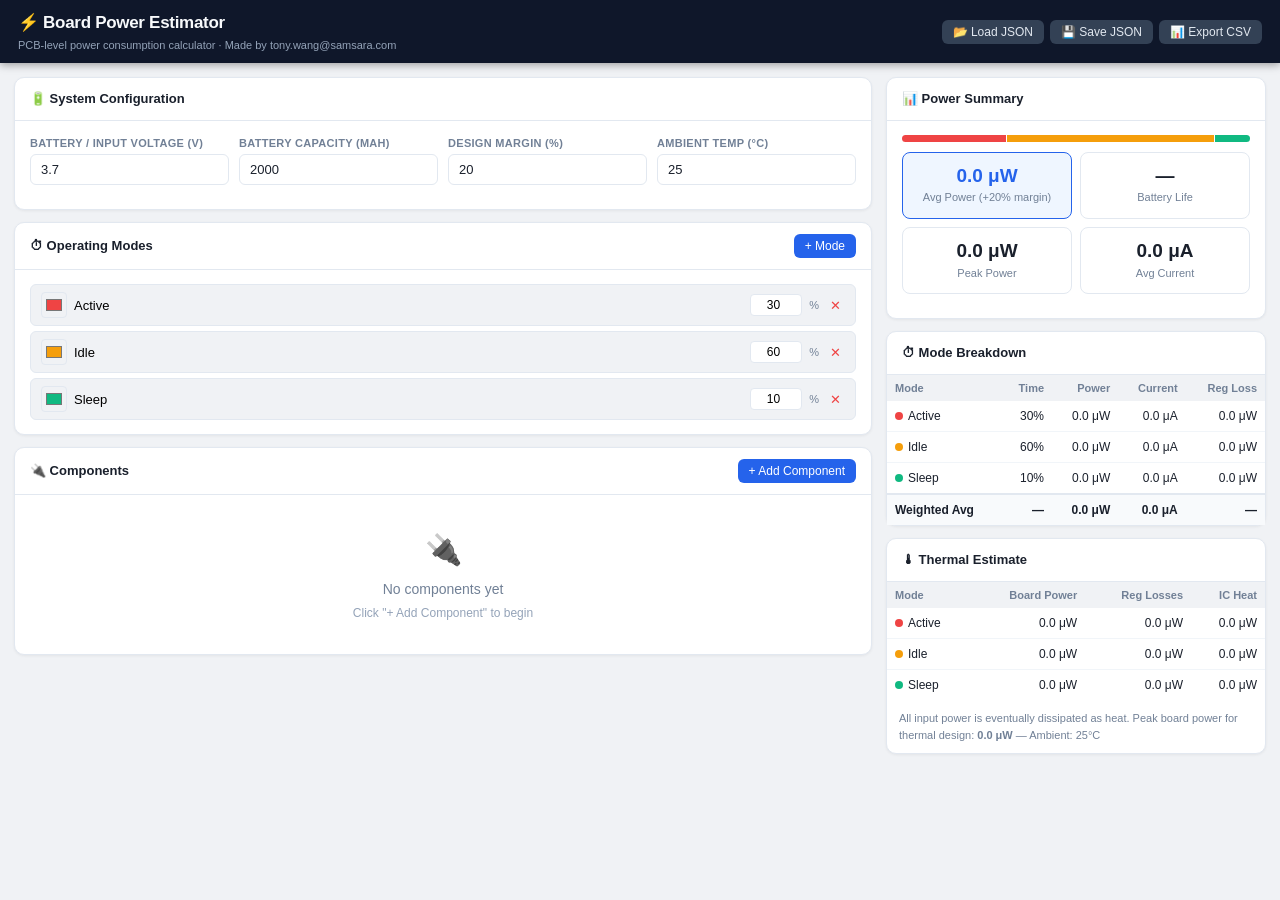
<file: board_power_estimator.html>
<!DOCTYPE html>
<html lang="en">
<head>
<meta charset="UTF-8">
<meta name="viewport" content="width=device-width, initial-scale=1.0">
<title>Board Power Estimator</title>
<style>
*{box-sizing:border-box;margin:0;padding:0}
:root{
  --bg:#f0f2f5;--card:#fff;--border:#e2e8f0;
  --text:#1a202c;--muted:#718096;
  --primary:#2563eb;--primary-dk:#1d4ed8;
  --danger:#dc2626;--success:#16a34a;--warn:#d97706;
  --hdr:#0f172a;--hdr-txt:#f8fafc;
}
body{font-family:-apple-system,BlinkMacSystemFont,'Segoe UI',sans-serif;background:var(--bg);color:var(--text);font-size:14px;line-height:1.5}

/* ── Header ─────────────────────────────────────────────── */
.hdr{background:var(--hdr);color:var(--hdr-txt);padding:10px 18px;display:flex;align-items:center;justify-content:space-between;position:sticky;top:0;z-index:200;box-shadow:0 2px 8px rgba(0,0,0,.35)}
.hdr-title{font-size:17px;font-weight:700;letter-spacing:-.3px}
.hdr-sub{font-size:11px;color:#94a3b8;margin-top:1px}
.hdr-acts{display:flex;gap:6px;flex-wrap:wrap}

/* ── Buttons ─────────────────────────────────────────────── */
.btn{padding:6px 13px;border-radius:6px;border:none;cursor:pointer;font-size:13px;font-weight:500;transition:background .15s,opacity .15s;display:inline-flex;align-items:center;gap:5px}
.btn:disabled{opacity:.45;cursor:default}
.btn-primary{background:var(--primary);color:#fff}.btn-primary:hover:not(:disabled){background:var(--primary-dk)}
.btn-ghost{background:#334155;color:#e2e8f0}.btn-ghost:hover:not(:disabled){background:#475569}
.btn-outline{background:transparent;border:1px solid var(--border);color:var(--text)}.btn-outline:hover{background:var(--bg)}
.btn-danger{background:transparent;color:#ef4444;padding:4px 8px;font-size:12px;border-radius:5px}.btn-danger:hover{background:#fef2f2}
.btn-edit{background:transparent;color:var(--primary);padding:4px 8px;font-size:12px;border-radius:5px}.btn-edit:hover{background:#eff6ff}
.btn-dup{background:transparent;color:#16a34a;padding:4px 8px;font-size:12px;border-radius:5px}.btn-dup:hover{background:#f0fdf4}
.btn-sm{padding:5px 11px;font-size:12px}
.btn-icon{background:transparent;border:none;cursor:pointer;padding:4px;color:var(--muted);border-radius:4px}.btn-icon:hover{background:var(--bg);color:var(--text)}

/* ── Layout ─────────────────────────────────────────────── */
.layout{display:grid;grid-template-columns:1fr 380px;gap:14px;padding:14px;max-width:1440px;margin:0 auto;align-items:start}
@media(max-width:960px){.layout{grid-template-columns:1fr}}

/* ── Cards ─────────────────────────────────────────────── */
.card{background:var(--card);border-radius:10px;border:1px solid var(--border);box-shadow:0 1px 3px rgba(0,0,0,.06);margin-bottom:12px}
.card-hdr{padding:11px 15px;border-bottom:1px solid var(--border);display:flex;align-items:center;justify-content:space-between}
.card-title{font-weight:600;font-size:13px;display:flex;align-items:center;gap:6px}
.card-body{padding:14px 15px}
.card-body.p0{padding:0}

/* ── Forms ─────────────────────────────────────────────── */
.row{display:flex;gap:10px;margin-bottom:10px;flex-wrap:wrap}
.fg{flex:1;min-width:90px}
.fg label{display:block;font-size:11px;font-weight:600;color:var(--muted);margin-bottom:3px;text-transform:uppercase;letter-spacing:.3px}
.fg input,.fg select{width:100%;padding:7px 10px;border:1px solid var(--border);border-radius:6px;font-size:13px;background:#fff;color:var(--text);transition:border-color .15s}
.fg input:focus,.fg select:focus{outline:none;border-color:var(--primary);box-shadow:0 0 0 3px rgba(37,99,235,.1)}
input[type=color]{width:28px;height:26px;padding:2px;border:1px solid var(--border);border-radius:4px;cursor:pointer;background:none}

/* ── Mode list ─────────────────────────────────────────── */
.mode-list{display:flex;flex-direction:column;gap:5px}
.mode-row{display:flex;align-items:center;gap:7px;padding:7px 10px;background:var(--bg);border-radius:6px;border:1px solid var(--border)}
.mode-row input[type=text]{flex:1;border:none;background:transparent;font-size:13px;font-weight:500}
.mode-row input[type=text]:focus{outline:none}
.pct-in{width:52px;padding:3px 6px;border:1px solid var(--border);border-radius:4px;font-size:12px;text-align:right;background:#fff}
.pct-warn{font-size:11px;color:var(--warn);margin-top:5px}

/* ── Component table ─────────────────────────────────────── */
.tbl{width:100%;border-collapse:collapse;font-size:12px}
.tbl th{text-align:left;padding:7px 8px;background:var(--bg);color:var(--muted);font-weight:600;font-size:11px;text-transform:uppercase;letter-spacing:.3px;border-bottom:1px solid var(--border);white-space:nowrap}
.tbl td{padding:8px 8px;border-bottom:1px solid #f1f5f9;vertical-align:middle}
.tbl tr:last-child td{border-bottom:none}
.tbl tbody tr:hover td{background:#f8fafc}
.tbl-wrap{overflow-x:auto}

.badge{display:inline-block;padding:2px 7px;border-radius:10px;font-size:10px;font-weight:700;text-transform:uppercase;letter-spacing:.2px}
.t-digital_ic{background:#dbeafe;color:#1e40af}
.t-memory{background:#dcfce7;color:#14532d}
.t-regulator{background:#fef3c7;color:#78350f}
.t-analog_rf{background:#f3e8ff;color:#581c87}
.t-passive{background:#f1f5f9;color:#334155}

.rail-tag{display:inline-block;padding:1px 6px;background:#f1f5f9;border:1px solid var(--border);border-radius:4px;font-size:11px;font-weight:600;font-family:monospace}

/* ── Results panel ───────────────────────────────────────── */
.sticky-results{position:sticky;top:56px}
.metric-grid{display:grid;grid-template-columns:1fr 1fr;gap:8px;margin-bottom:10px}
.metric{background:#fff;border:1px solid var(--border);border-radius:8px;padding:12px;text-align:center}
.metric.hi{border-color:var(--primary);background:#eff6ff}
.metric-val{font-size:19px;font-weight:700;line-height:1.2}
.metric.hi .metric-val{color:var(--primary)}
.metric-lbl{font-size:11px;color:var(--muted);margin-top:2px}

.rtbl{width:100%;border-collapse:collapse;font-size:12px}
.rtbl th{text-align:right;padding:5px 8px;background:var(--bg);color:var(--muted);font-weight:600;font-size:11px}
.rtbl th:first-child{text-align:left}
.rtbl td{padding:6px 8px;border-bottom:1px solid #f1f5f9;text-align:right}
.rtbl td:first-child{text-align:left}
.rtbl tr:last-child td{border-bottom:none}
.rtbl .tot td{font-weight:600;background:#f8fafc;border-top:2px solid var(--border)}

.dot{width:8px;height:8px;border-radius:50%;display:inline-block;flex-shrink:0}
.pbar-wrap{display:flex;height:7px;border-radius:4px;overflow:hidden;gap:1px;margin-bottom:10px}
.pbar-seg{height:100%;transition:flex .3s}

/* ── Modal ─────────────────────────────────────────────── */
.overlay{display:none;position:fixed;inset:0;background:rgba(0,0,0,.5);z-index:1000;align-items:center;justify-content:center;padding:16px}
.overlay.on{display:flex}
.modal{background:#fff;border-radius:12px;width:100%;max-width:700px;max-height:92vh;overflow-y:auto;box-shadow:0 24px 64px rgba(0,0,0,.3)}
.modal-hdr{padding:15px 20px;border-bottom:1px solid var(--border);display:flex;align-items:center;justify-content:space-between;position:sticky;top:0;background:#fff;z-index:1}
.modal-title{font-weight:700;font-size:15px}
.modal-body{padding:20px}
.modal-footer{padding:13px 20px;border-top:1px solid var(--border);display:flex;justify-content:flex-end;gap:8px;position:sticky;bottom:0;background:#fff}
.mode-in-grid{display:flex;flex-direction:column;gap:6px}
.mode-in-row{display:grid;gap:8px;align-items:end;padding:9px 12px;background:var(--bg);border-radius:7px}
.mode-in-row input{padding:5px 8px;border:1px solid var(--border);border-radius:5px;font-size:12px;background:#fff;width:100%}
.mode-in-row input:focus{outline:none;border-color:var(--primary)}
.mode-nm{font-size:12px;font-weight:600;display:flex;align-items:center;gap:5px;white-space:nowrap}
.sec-hdr{display:flex;align-items:center;justify-content:space-between;margin:14px 0 7px}
.sec-lbl{font-size:11px;font-weight:700;color:var(--muted);text-transform:uppercase;letter-spacing:.5px}
.hint{font-size:11px;color:#94a3b8}
.empty{text-align:center;padding:32px 16px;color:var(--muted)}
.empty-icon{font-size:30px;margin-bottom:7px}
.num{font-variant-numeric:tabular-nums}
.mono{font-family:monospace}
hr.div{border:none;border-top:1px solid var(--border);margin:12px 0}
</style>
</head>
<body>

<header class="hdr">
  <div>
    <div class="hdr-title">⚡ Board Power Estimator</div>
    <div class="hdr-sub">PCB-level power consumption calculator · Made by tony.wang@samsara.com</div>
  </div>
  <div class="hdr-acts">
    <button class="btn btn-ghost btn-sm" onclick="loadFromFile()">📂 Load JSON</button>
    <button class="btn btn-ghost btn-sm" onclick="saveToFile()">💾 Save JSON</button>
    <button class="btn btn-ghost btn-sm" onclick="exportCSV()">📊 Export CSV</button>
  </div>
</header>

<div class="layout">
  <div>
    <div class="card">
      <div class="card-hdr">
        <div class="card-title">🔋 System Configuration</div>
      </div>
      <div class="card-body">
        <div class="row">
          <div class="fg">
            <label>Battery / Input Voltage (V)</label>
            <input type="number" id="cfg-bv" value="3.7" min="0.1" step="0.1" oninput="updateConfig()">
          </div>
          <div class="fg">
            <label>Battery Capacity (mAh)</label>
            <input type="number" id="cfg-bc" value="2000" min="0" oninput="updateConfig()">
          </div>
          <div class="fg">
            <label>Design Margin (%)</label>
            <input type="number" id="cfg-margin" value="20" min="0" max="200" oninput="updateConfig()">
          </div>
          <div class="fg">
            <label>Ambient Temp (°C)</label>
            <input type="number" id="cfg-temp" value="25" oninput="updateConfig()">
          </div>
        </div>
      </div>
    </div>

    <div class="card">
      <div class="card-hdr">
        <div class="card-title">⏱ Operating Modes</div>
        <button class="btn btn-primary btn-sm" onclick="addMode()">+ Mode</button>
      </div>
      <div class="card-body">
        <div class="mode-list" id="mode-list"></div>
        <div id="pct-warn" class="pct-warn" style="display:none"></div>
      </div>
    </div>

    <div class="card">
      <div class="card-hdr">
        <div class="card-title">🔌 Components <span id="comp-count" style="font-size:11px;color:var(--muted);font-weight:400;margin-left:4px"></span></div>
        <div style="display:flex;gap:6px;flex-wrap:wrap">
          <button class="btn btn-primary btn-sm" onclick="openAdd()">+ Add Component</button>
        </div>
      </div>
      <div class="card-body p0" id="comp-container"></div>
    </div>
  </div>

  <div class="sticky-results">
    <div id="results"></div>
  </div>
</div>

<input type="file" id="file-in" accept=".json" style="display:none" onchange="handleLoad(event)">

<div class="overlay" id="modal" onclick="if(event.target===this)closeModal()">
  <div class="modal">
    <div class="modal-hdr">
      <div class="modal-title" id="modal-title">Add Component</div>
      <button class="btn-icon" onclick="closeModal()">✕</button>
    </div>
    <div class="modal-body" id="modal-body"></div>
    <div class="modal-footer">
      <button class="btn btn-outline" onclick="closeModal()">Cancel</button>
      <button class="btn btn-primary" onclick="saveComp()">Save Component</button>
    </div>
  </div>
</div>

<script>
let S = {
  cfg: { bv: 3.7, bc: 2000, margin: 20, temp: 25 },
  modes: [
    { id:'m1', name:'Active',  pct:30, color:'#ef4444' },
    { id:'m2', name:'Idle',    pct:60, color:'#f59e0b' },
    { id:'m3', name:'Sleep',   pct:10, color:'#10b981' }
  ],
  comps: []
};
let editId = null;
const uid = () => 'c' + Date.now().toString(36) + Math.random().toString(36).slice(2,5);

function fmtP(mW) {
  if (!isFinite(mW) || mW < 0) mW = 0;
  if (mW >= 1000) return (mW/1000).toFixed(3)+' W';
  if (mW >= 1)    return mW.toFixed(2)+' mW';
  return (mW*1000).toFixed(1)+' μW';
}
function fmtI(mA) {
  if (!isFinite(mA) || mA < 0) mA = 0;
  if (mA >= 1000) return (mA/1000).toFixed(3)+' A';
  if (mA >= 1)    return mA.toFixed(3)+' mA';
  return (mA*1000).toFixed(1)+' μA';
}
function fmtT(h) {
  if (!isFinite(h)) return '—';
  if (h < 1)    return (h*60).toFixed(0)+' min';
  if (h < 48)   return h.toFixed(1)+' hr';
  if (h < 8760) return (h/24).toFixed(1)+' days';
  return (h/8760).toFixed(1)+' yr';
}
function esc(s) {
  return String(s??'').replace(/&/g,'&amp;').replace(/</g,'&lt;').replace(/>/g,'&gt;').replace(/"/g,'&quot;');
}

const TYPE_LABEL = {
  digital_ic:'Digital IC', memory:'Memory',
  regulator:'Regulator', analog_rf:'Analog/RF', passive:'Passive'
};
const TYPE_ICON = {
  digital_ic:'🖥', memory:'💾', regulator:'⚙️', analog_rf:'📡', passive:'⬛'
};

function persist() { try { localStorage.setItem('bpe2', JSON.stringify(S)); } catch(e) {} }
function restore() {
  try {
    const d = localStorage.getItem('bpe2');
    if (d) { S = JSON.parse(d); syncCfgInputs(); }
  } catch(e) {}
}
function syncCfgInputs() {
  document.getElementById('cfg-bv').value    = S.cfg.bv;
  document.getElementById('cfg-bc').value    = S.cfg.bc;
  document.getElementById('cfg-margin').value = S.cfg.margin;
  document.getElementById('cfg-temp').value  = S.cfg.temp;
}

function saveToFile() {
  const res = calc();
  const data = { ...S, _results: res, _ts: new Date().toISOString() };
  const blob = new Blob([JSON.stringify(data,null,2)], {type:'application/json'});
  dl(blob, 'board-power-estimate.json');
}
function loadFromFile() { document.getElementById('file-in').click(); }
function handleLoad(e) {
  const f = e.target.files[0]; if (!f) return;
  const r = new FileReader();
  r.onload = ev => {
    try {
      const d = JSON.parse(ev.target.result);
      const {_results, _ts, ...st} = d;
      S = st; syncCfgInputs(); renderAll(); persist();
    } catch(_) { alert('Invalid file format'); }
  };
  r.readAsText(f);
  e.target.value = '';
}
function exportCSV() {
  const res = calc();
  const lines = [];
  lines.push('Board Power Estimator — Export');
  lines.push(`Date,${new Date().toLocaleString()}`);
  lines.push('');
  lines.push('SYSTEM CONFIG');
  lines.push(`Input Voltage (V),${S.cfg.bv}`);
  lines.push(`Battery Capacity (mAh),${S.cfg.bc}`);
  lines.push(`Design Margin (%),${S.cfg.margin}`);
  lines.push(`Ambient Temp (°C),${S.cfg.temp}`);
  lines.push('');
  lines.push('OPERATING MODES');
  lines.push('Name,Time (%),Power (mW),Current (mA)');
  S.modes.forEach(m => {
    const p = res.byMode[m.id]?.total || 0;
    const i = S.cfg.bv > 0 ? p/S.cfg.bv : 0;
    lines.push(`${m.name},${m.pct},${p.toFixed(3)},${i.toFixed(3)}`);
  });
  lines.push('');
  lines.push('COMPONENTS');
  const mHdr = S.modes.map(m=>`${m.name} Current (mA),${m.name} Power (mW)`).join(',');
  lines.push(`Name,Type,Rail/Config,${mHdr}`);
  S.comps.forEach(c => {
    const railInfo = c.type==='regulator'
      ? `${c.inRail||'?'} -> ${c.outRail||'?'}`
      : `${c.rail||'?'} @ ${c.v||0}V`;
    const mVals = S.modes.map(m => {
      const md = c.md?.[m.id] || {};
      if (c.type==='regulator') {
        const pw = res.byComp?.[c.id]?.[m.id] || 0;
        return `${(md.eff||85)}%,${pw.toFixed(3)}`;
      }
      const cur = parseFloat(md.cur)||0;
      const pw = res.byComp?.[c.id]?.[m.id] || 0;
      return `${cur.toFixed(4)},${pw.toFixed(3)}`;
    }).join(',');
    lines.push(`${c.name},${TYPE_LABEL[c.type]},${railInfo},${mVals}`);
  });
  lines.push('');
  lines.push('SUMMARY');
  lines.push(`Weighted Avg Power (mW),${res.wavg.toFixed(3)}`);
  lines.push(`With Design Margin (mW),${res.wmargin.toFixed(3)}`);
  lines.push(`Peak Power (mW),${res.peak.toFixed(3)}`);
  lines.push(`Avg Current (mA),${(res.wavg/S.cfg.bv).toFixed(3)}`);
  if (res.bl) {
    lines.push(`Battery Life (hours),${res.bl.h.toFixed(2)}`);
    lines.push(`Battery Life (days),${res.bl.d.toFixed(2)}`);
  }
  lines.push('');
  lines.push('RAIL BREAKDOWN (mW per mode)');
  const rHdr = S.modes.map(m=>m.name).join(',');
  lines.push(`Rail,Is Source,${rHdr}`);
  Object.entries(res.byRail).forEach(([r,rd]) => {
    const vals = S.modes.map(m=>(rd.byMode[m.id]||0).toFixed(3)).join(',');
    lines.push(`${r},${rd.isSource?'Yes':'No'},${vals}`);
  });

  const blob = new Blob([lines.join('\n')], {type:'text/csv'});
  dl(blob, 'board-power-estimate.csv');
}
function dl(blob, name) {
  const url = URL.createObjectURL(blob);
  const a = document.createElement('a');
  a.href=url; a.download=name; a.click();
  URL.revokeObjectURL(url);
}

function updateConfig() {
  S.cfg.bv     = parseFloat(document.getElementById('cfg-bv').value)||3.7;
  S.cfg.bc     = parseFloat(document.getElementById('cfg-bc').value)||0;
  S.cfg.margin = parseFloat(document.getElementById('cfg-margin').value)||0;
  S.cfg.temp   = parseFloat(document.getElementById('cfg-temp').value)||25;
  persist(); renderResults();
}

function addMode() {
  const palette=['#3b82f6','#8b5cf6','#ec4899','#14b8a6','#f97316','#06b6d4'];
  const used = new Set(S.modes.map(m=>m.color));
  const color = palette.find(c=>!used.has(c)) || '#'+Math.floor(Math.random()*0xFFFFFF).toString(16).padStart(6,'0');
  const id = uid();
  S.modes.push({id, name:`Mode ${S.modes.length+1}`, pct:0, color});
  S.comps.forEach(c => {
    if (!c.md) c.md={};
    c.md[id] = c.type==='regulator' ? {eff:85} : {cur:0};
  });
  persist(); renderAll();
}
function upMode(id, field, val) {
  const m = S.modes.find(x=>x.id===id); if (!m) return;
  if (field==='pct') m.pct = parseFloat(val)||0;
  else m[field] = val;
  persist(); checkPct(); renderResults();
}
function delMode(id) {
  if (S.modes.length<=1){alert('Need at least one mode.');return;}
  if (!confirm('Delete this mode?')) return;
  S.modes = S.modes.filter(m=>m.id!==id);
  S.comps.forEach(c=>{ if(c.md) delete c.md[id]; });
  persist(); renderAll();
}
function checkPct() {
  const total = S.modes.reduce((s,m)=>s+m.pct, 0);
  const w = document.getElementById('pct-warn');
  if (Math.abs(total-100)>0.05) {
    w.style.display='block';
    w.textContent=`⚠ Percentages sum to ${total.toFixed(1)}% (should be 100%)`;
  } else { w.style.display='none'; }
}
function renderModes() {
  document.getElementById('mode-list').innerHTML = S.modes.map(m=>`
    <div class="mode-row">
      <input type="color" value="${m.color}" onchange="upMode('${m.id}','color',this.value)" style="width:26px;height:26px">
      <input type="text" value="${esc(m.name)}" oninput="upMode('${m.id}','name',this.value)" placeholder="Mode name">
      <input type="number" class="pct-in" value="${m.pct}" min="0" max="100" step="0.1" oninput="upMode('${m.id}','pct',this.value)">
      <span style="font-size:11px;color:var(--muted)">%</span>
      <button class="btn-icon" onclick="delMode('${m.id}')" title="Delete mode" style="color:#ef4444;font-size:13px">✕</button>
    </div>`).join('');
  checkPct();
}

function calc() {
  const modes = S.modes, comps = S.comps, cfg = S.cfg;
  const regs  = comps.filter(c=>c.type==='regulator');
  const loads = comps.filter(c=>c.type!=='regulator');
  const outRails = new Set(regs.map(r=>r.outRail).filter(Boolean));
  const res = { byMode:{}, byComp:{}, byRail:{}, wavg:0, wmargin:0, peak:0, bl:null };
  comps.forEach(c=>{ res.byComp[c.id]={}; });

  modes.forEach(mode => {
    const mid = mode.id;
    const rl = {};

    loads.forEach(c => {
      const md = c.md?.[mid] || {};
      const cur = parseFloat(md.cur)||0;
      const v   = parseFloat(c.v)||0;
      const pw  = v*cur;
      rl[c.rail] = (rl[c.rail]||0)+pw;
      res.byComp[c.id][mid] = pw;
    });

    const done = new Set();
    for (let pass=0; pass<regs.length+1; pass++) {
      regs.forEach(reg => {
        if (done.has(reg.id)) return;
        const blocker = regs.find(r=>r.outRail===reg.inRail && !done.has(r.id));
        if (blocker) return;
        const md = reg.md?.[mid] || {};
        const eff  = Math.max(0.01, Math.min(1,(parseFloat(md.eff)||85)/100));
        const vin  = parseFloat(reg.inV)||5;
        const iq   = parseFloat(reg.iq)||0;
        const pout = rl[reg.outRail]||0;
        const pin  = pout/eff + vin*iq;
        rl[reg.inRail] = (rl[reg.inRail]||0)+pin;
        res.byComp[reg.id][mid] = pin;
        done.add(reg.id);
      });
    }
    regs.filter(r=>!done.has(r.id)).forEach(reg => {
      const md = reg.md?.[mid] || {};
      const eff = Math.max(0.01, Math.min(1,(parseFloat(md.eff)||85)/100));
      const vin  = parseFloat(reg.inV)||5;
      const iq   = parseFloat(reg.iq)||0;
      const pout = rl[reg.outRail]||0;
      const pin  = pout/eff + vin*iq;
      rl[reg.inRail] = (rl[reg.inRail]||0)+pin;
      res.byComp[reg.id][mid] = pin;
    });

    let total = 0;
    Object.entries(rl).forEach(([r,p])=>{ if (!outRails.has(r)) total+=p; });
    res.byMode[mid] = { total, rl };
    if (total>res.peak) res.peak=total;
  });

  const allRails = new Set();
  Object.values(res.byMode).forEach(m=>Object.keys(m.rl).forEach(r=>allRails.add(r)));
  allRails.forEach(rail=>{
    res.byRail[rail]={isSource:!outRails.has(rail), byMode:{}};
    modes.forEach(m=>{ res.byRail[rail].byMode[m.id]=res.byMode[m.id]?.rl[rail]||0; });
  });

  const sumPct = modes.reduce((s,m)=>s+m.pct,0)||100;
  res.wavg = modes.reduce((s,m)=>s+(res.byMode[m.id]?.total||0)*m.pct/sumPct, 0);
  res.wmargin = res.wavg*(1+cfg.margin/100);
  if (cfg.bc>0 && cfg.bv>0 && res.wmargin>0) {
    const imA = res.wmargin/cfg.bv;
    res.bl = { h: cfg.bc/imA, d: cfg.bc/imA/24 };
  }
  modes.forEach(mode=>{
    const mid=mode.id;
    let regLoss=0;
    regs.forEach(reg=>{
      const md=reg.md?.[mid]||{};
      const eff=Math.max(0.01,Math.min(1,(parseFloat(md.eff)||85)/100));
      const vin=parseFloat(reg.inV)||5;
      const iq=parseFloat(reg.iq)||0;
      const pout=res.byMode[mid]?.rl[reg.outRail]||0;
      regLoss += pout*(1/eff-1) + vin*iq;
    });
    res.byMode[mid].regLoss = regLoss;
  });

  return res;
}

function renderComps() {
  const ct = document.getElementById('comp-container');
  const cnt = document.getElementById('comp-count');
  const n = S.comps.length;
  cnt.textContent = n ? `(${n})` : '';

  if (!n) {
    ct.innerHTML=`<div class="empty"><div class="empty-icon">🔌</div>
      <div>No components yet</div>
      <div style="font-size:12px;margin-top:4px;color:#94a3b8">Click "+ Add Component" to begin</div></div>`;
    return;
  }

  const res = calc();
  let html = '<div class="tbl-wrap"><table class="tbl"><thead><tr>';
  html += '<th>Name</th><th>Type</th><th>Config</th>';
  S.modes.forEach(m=>{html+=`<th style="color:${m.color}">${esc(m.name)}</th>`;});
  html += '<th></th></tr></thead><tbody>';

  S.comps.forEach(c=>{
    const mCells = S.modes.map(m=>{
      const md = c.md?.[m.id]||{};
      const pw = res.byComp[c.id]?.[m.id]||0;
      if (c.type==='regulator') {
        const eff = parseFloat(md.eff)||85;
        return `<td class="num">${eff}%<br><span style="color:#94a3b8;font-size:10px">${fmtP(pw)}</span></td>`;
      }
      const cur = parseFloat(md.cur)||0;
      return `<td class="num">${fmtI(cur)}<br><span style="color:#94a3b8;font-size:10px">${fmtP(pw)}</span></td>`;
    }).join('');

    let cfg;
    if (c.type==='regulator')
      cfg=`<span class="rail-tag">${esc(c.inRail||'?')}</span> → <span class="rail-tag">${esc(c.outRail||'?')}</span>`;
    else
      cfg=`<span class="rail-tag">${esc(c.rail||'?')}</span> @ ${c.v||0}V`;

    html+=`<tr>
      <td><strong>${esc(c.name)}</strong>${c.notes?`<br><span style="font-size:10px;color:var(--muted)">${esc(c.notes)}</span>`:''}</td>
      <td><span class="badge t-${c.type}">${TYPE_LABEL[c.type]}</span></td>
      <td>${cfg}</td>
      ${mCells}
      <td style="white-space:nowrap">
        <button class="btn-edit" onclick="openEdit('${c.id}')" title="Edit">✏️</button>
        <button class="btn-dup"  onclick="dupComp('${c.id}')" title="Duplicate">⧉</button>
        <button class="btn-danger" onclick="delComp('${c.id}')" title="Delete">🗑</button>
      </td>
    </tr>`;
  });
  html+='</tbody></table></div>';
  ct.innerHTML=html;
}

function renderResults() {
  const cont = document.getElementById('results');
  const res  = calc();
  const {modes, cfg} = S;
  const sumPct = modes.reduce((s,m)=>s+m.pct,0)||100;

  const pbar = modes.map(m=>{
    const flex = m.pct/sumPct*100;
    return `<div class="pbar-seg" style="flex:${Math.max(flex,0.5)};background:${m.color}" title="${m.name}: ${m.pct}%"></div>`;
  }).join('');

  const avgI = cfg.bv>0 ? res.wavg/cfg.bv : 0;
  const blStr = res.bl ? fmtT(res.bl.h) : '—';
  const blDetail = res.bl ? (res.bl.d>1?`(${res.bl.d.toFixed(1)} days)`:'') : '';

  let html = `
  <div class="card">
    <div class="card-hdr"><div class="card-title">📊 Power Summary</div></div>
    <div class="card-body">
      <div class="pbar-wrap">${pbar}</div>
      <div class="metric-grid">
        <div class="metric hi">
          <div class="metric-val">${fmtP(res.wmargin)}</div>
          <div class="metric-lbl">Avg Power (+${cfg.margin}% margin)</div>
        </div>
        <div class="metric">
          <div class="metric-val">${blStr}</div>
          <div class="metric-lbl">Battery Life ${blDetail}</div>
        </div>
        <div class="metric">
          <div class="metric-val">${fmtP(res.peak)}</div>
          <div class="metric-lbl">Peak Power</div>
        </div>
        <div class="metric">
          <div class="metric-val">${fmtI(avgI)}</div>
          <div class="metric-lbl">Avg Current</div>
        </div>
      </div>
    </div>
  </div>`;

  html+=`
  <div class="card">
    <div class="card-hdr"><div class="card-title">⏱ Mode Breakdown</div></div>
    <div class="card-body p0">
      <table class="rtbl">
        <thead><tr><th>Mode</th><th>Time</th><th>Power</th><th>Current</th><th>Reg Loss</th></tr></thead>
        <tbody>`;
  modes.forEach(m=>{
    const p = res.byMode[m.id]?.total||0;
    const i = cfg.bv>0 ? p/cfg.bv : 0;
    const rl= res.byMode[m.id]?.regLoss||0;
    html+=`<tr>
      <td><span class="dot" style="background:${m.color};margin-right:5px"></span>${esc(m.name)}</td>
      <td>${m.pct}%</td>
      <td class="num">${fmtP(p)}</td>
      <td class="num">${fmtI(i)}</td>
      <td class="num">${fmtP(rl)}</td>
    </tr>`;
  });
  html+=`<tr class="tot">
    <td>Weighted Avg</td><td>—</td>
    <td class="num">${fmtP(res.wavg)}</td>
    <td class="num">${fmtI(avgI)}</td><td>—</td>
  </tr>`;
  html+='</tbody></table></div></div>';

  const railKeys = Object.keys(res.byRail);
  if (railKeys.length) {
    html+=`
    <div class="card">
      <div class="card-hdr"><div class="card-title">🔋 Rail Breakdown</div></div>
      <div class="card-body p0">
        <table class="rtbl"><thead><tr><th>Rail</th>`;
    modes.forEach(m=>{html+=`<th style="color:${m.color}">${esc(m.name)}</th>`;});
    html+='</tr></thead><tbody>';
    railKeys.forEach(rail=>{
      const rd=res.byRail[rail];
      html+=`<tr>
        <td><span class="rail-tag">${esc(rail)}</span>
          ${rd.isSource?'<span style="font-size:10px;color:#16a34a;margin-left:4px">SOURCE</span>':''}
        </td>`;
      modes.forEach(m=>{html+=`<td class="num">${fmtP(rd.byMode[m.id]||0)}</td>`;});
      html+='</tr>';
    });
    html+='</tbody></table></div></div>';
  }

  if (S.comps.length) {
    html+=`
    <div class="card">
      <div class="card-hdr"><div class="card-title">🔌 Component Power</div></div>
      <div class="card-body p0">
        <table class="rtbl"><thead><tr><th>Component</th>`;
    modes.forEach(m=>{html+=`<th style="color:${m.color}">${esc(m.name)}</th>`;});
    html+='</tr></thead><tbody>';
    const totals={}; modes.forEach(m=>{totals[m.id]=0;});
    S.comps.forEach(c=>{
      html+=`<tr><td><strong>${esc(c.name)}</strong><br>
        <span style="font-size:10px;color:var(--muted)">${TYPE_ICON[c.type]} ${TYPE_LABEL[c.type]}</span></td>`;
      modes.forEach(m=>{
        const pw=res.byComp[c.id]?.[m.id]||0;
        totals[m.id]+=pw;
        html+=`<td class="num">${fmtP(pw)}</td>`;
      });
      html+='</tr>';
    });
    html+='<tr class="tot"><td>Total</td>';
    modes.forEach(m=>{html+=`<td class="num">${fmtP(totals[m.id])}</td>`;});
    html+='</tr></tbody></table></div></div>';
  }

  html+=`
  <div class="card">
    <div class="card-hdr"><div class="card-title">🌡 Thermal Estimate</div></div>
    <div class="card-body p0">
      <table class="rtbl">
        <thead><tr><th>Mode</th><th>Board Power</th><th>Reg Losses</th><th>IC Heat</th></tr></thead>
        <tbody>`;
  modes.forEach(m=>{
    const total=res.byMode[m.id]?.total||0;
    const regL =res.byMode[m.id]?.regLoss||0;
    const icH  =total-regL;
    html+=`<tr>
      <td><span class="dot" style="background:${m.color};margin-right:5px"></span>${esc(m.name)}</td>
      <td class="num">${fmtP(total)}</td>
      <td class="num">${fmtP(regL)}</td>
      <td class="num">${fmtP(icH)}</td>
    </tr>`;
  });
  html+=`</tbody></table>
    <div style="padding:10px 12px;font-size:11px;color:var(--muted)">
      All input power is eventually dissipated as heat. Peak board power for thermal design: <strong>${fmtP(res.peak)}</strong>
      ${cfg.temp?`— Ambient: ${cfg.temp}°C`:''}
    </div>
  </div></div>`;

  cont.innerHTML=html;
}

function openAdd() {
  editId=null;
  document.getElementById('modal-title').textContent='Add Component';
  renderModal(null);
  document.getElementById('modal').classList.add('on');
}
function openEdit(id) {
  editId=id;
  document.getElementById('modal-title').textContent='Edit Component';
  renderModal(S.comps.find(c=>c.id===id)||null);
  document.getElementById('modal').classList.add('on');
}
function closeModal() { document.getElementById('modal').classList.remove('on'); editId=null; }

function renderModal(c) {
  const t = c?.type||'digital_ic';
  const typeOpts = Object.entries(TYPE_LABEL).map(([v,l])=>
    `<option value="${v}" ${t===v?'selected':''}>${TYPE_ICON[v]} ${l}</option>`).join('');

  let specific='';
  if (t==='regulator') {
    specific=`
    <div class="row">
      <div class="fg"><label>Input Rail Name</label><input type="text" id="m-inrail" value="${esc(c?.inRail||'5V')}" placeholder="e.g. 5V"></div>
      <div class="fg"><label>Input Voltage (V)</label><input type="number" id="m-inv" value="${c?.inV||5}" step="0.1" min="0"></div>
    </div>
    <div class="row">
      <div class="fg"><label>Output Rail Name</label><input type="text" id="m-outrail" value="${esc(c?.outRail||'3.3V')}" placeholder="e.g. 3.3V"></div>
      <div class="fg"><label>Output Voltage (V)</label><input type="number" id="m-outv" value="${c?.outV||3.3}" step="0.1" min="0"></div>
      <div class="fg"><label>Quiescent Iq (mA)</label><input type="number" id="m-iq" value="${c?.iq||0}" step="0.01" min="0"></div>
    </div>
    <div class="sec-hdr"><span class="sec-lbl">Efficiency per Mode (%)</span></div>
    <div class="mode-in-grid">
    ${S.modes.map(m=>{
      const eff=(c?.md?.[m.id]?.eff??85);
      return `<div class="mode-in-row" style="grid-template-columns:auto 1fr 1fr;">
        <div class="mode-nm"><span class="dot" style="background:${m.color}"></span>${esc(m.name)}</div>
        <div><label style="font-size:10px;color:var(--muted)">Efficiency (%)</label>
          <input type="number" id="m-eff-${m.id}" value="${eff}" min="1" max="100" step="1"></div>
      </div>`;
    }).join('')}
    </div>`;
  } else {
    specific=`
    <div class="row">
      <div class="fg"><label>Supply Rail Name</label><input type="text" id="m-rail" value="${esc(c?.rail||'3.3V')}" placeholder="e.g. 3.3V"></div>
      <div class="fg"><label>Supply Voltage (V)</label><input type="number" id="m-v" value="${c?.v||3.3}" step="0.01" min="0"></div>
    </div>
    <div class="sec-hdr">
      <span class="sec-lbl">Current per Mode</span>
      <span class="hint">Enter 0 if off in that mode</span>
    </div>
    <div class="mode-in-grid">
    ${S.modes.map(m=>{
      const cur=(c?.md?.[m.id]?.cur??0);
      const pw = (parseFloat(c?.v)||3.3)*parseFloat(cur);
      return `<div class="mode-in-row" style="grid-template-columns:auto 1fr 1fr;">
        <div class="mode-nm"><span class="dot" style="background:${m.color}"></span>${esc(m.name)}</div>
        <div><label style="font-size:10px;color:var(--muted)">Current (mA)</label>
          <input type="number" id="m-cur-${m.id}" value="${cur}" min="0" step="0.001"
            oninput="updateModalPower('${m.id}')"></div>
        <div><label style="font-size:10px;color:var(--muted)">Power (mW)</label>
          <input type="number" id="m-pw-${m.id}" value="${pw.toFixed(3)}" min="0" step="0.001" readonly
            style="background:#f8fafc;color:var(--muted)"></div>
      </div>`;
    }).join('')}
    </div>`;
  }

  document.getElementById('modal-body').innerHTML=`
    <div class="row">
      <div class="fg" style="flex:2"><label>Component Name</label>
        <input type="text" id="m-name" value="${esc(c?.name||'')}" placeholder="e.g. STM32H7, 16MB Flash..."></div>
      <div class="fg"><label>Type</label>
        <select id="m-type" onchange="onTypeChange()">${typeOpts}</select></div>
    </div>
    <div id="m-specific">${specific}</div>
    <hr class="div">
    <div class="fg"><label>Notes (optional)</label>
      <input type="text" id="m-notes" value="${esc(c?.notes||'')}" placeholder="Part number, datasheet ref, assumptions..."></div>
  `;
}

function updateModalPower(mid) {
  const v   = parseFloat(document.getElementById('m-v')?.value)||0;
  const cur = parseFloat(document.getElementById(`m-cur-${mid}`)?.value)||0;
  const pwEl = document.getElementById(`m-pw-${mid}`);
  if (pwEl) pwEl.value = (v*cur).toFixed(3);
}

function onTypeChange() {
  const name  = document.getElementById('m-name')?.value||'';
  const type  = document.getElementById('m-type')?.value||'digital_ic';
  const notes = document.getElementById('m-notes')?.value||'';
  const pseudo = { type, name, notes };
  if (type!=='regulator') {
    pseudo.rail  = document.getElementById('m-rail')?.value || '3.3V';
    pseudo.v     = document.getElementById('m-v')?.value    || 3.3;
    pseudo.md    = Object.fromEntries(S.modes.map(m=>[m.id,{cur: document.getElementById(`m-cur-${m.id}`)?.value||0}]));
  } else {
    pseudo.md = Object.fromEntries(S.modes.map(m=>[m.id,{eff:85}]));
  }
  renderModal(pseudo);
  document.getElementById('m-name').value  = name;
  document.getElementById('m-type').value  = type;
  document.getElementById('m-notes').value = notes;
}

function saveComp() {
  const name = document.getElementById('m-name')?.value?.trim();
  if (!name) { alert('Please enter a component name.'); return; }
  const type  = document.getElementById('m-type')?.value||'digital_ic';
  const notes = document.getElementById('m-notes')?.value?.trim()||'';
  const comp = { id: editId||uid(), name, type, notes, md:{} };

  if (type==='regulator') {
    comp.inRail = document.getElementById('m-inrail')?.value?.trim()||'5V';
    comp.inV    = parseFloat(document.getElementById('m-inv')?.value)||5;
    comp.outRail= document.getElementById('m-outrail')?.value?.trim()||'3.3V';
    comp.outV   = parseFloat(document.getElementById('m-outv')?.value)||3.3;
    comp.iq     = parseFloat(document.getElementById('m-iq')?.value)||0;
    S.modes.forEach(m=>{ comp.md[m.id]={eff:parseFloat(document.getElementById(`m-eff-${m.id}`)?.value)||85}; });
  } else {
    comp.rail = document.getElementById('m-rail')?.value?.trim()||'3.3V';
    comp.v    = parseFloat(document.getElementById('m-v')?.value)||0;
    S.modes.forEach(m=>{ comp.md[m.id]={cur:parseFloat(document.getElementById(`m-cur-${m.id}`)?.value)||0}; });
  }

  if (editId) {
    const idx = S.comps.findIndex(c=>c.id===editId);
    if (idx>=0) S.comps[idx]=comp; else S.comps.push(comp);
  } else {
    S.comps.push(comp);
  }
  closeModal(); persist(); renderAll();
}

function delComp(id) {
  if (!confirm('Delete this component?')) return;
  S.comps = S.comps.filter(c=>c.id!==id);
  persist(); renderAll();
}

function dupComp(id) {
  const orig = S.comps.find(c=>c.id===id); if (!orig) return;
  const copy = JSON.parse(JSON.stringify(orig));
  copy.id   = uid();
  copy.name = orig.name+' (copy)';
  const idx = S.comps.findIndex(c=>c.id===id);
  S.comps.splice(idx+1,0,copy);
  persist(); renderAll();
}

function renderAll() { renderModes(); renderComps(); renderResults(); }
document.addEventListener('DOMContentLoaded', ()=>{ restore(); renderAll(); });
</script>
</body>
</html>
</file>
<file: styles.css>
:root {
  --bg: #0f0f12;
  --surface: #18181d;
  --surface-hover: #1e1e24;
  --border: #2a2a32;
  --text: #e8e8ec;
  --text-muted: #8888a0;
  --accent: #f59e0b;
  --accent-dim: #b45309;
  --success: #22c55e;
  --radius: 12px;
  --font-sans: 'DM Sans', system-ui, sans-serif;
  --font-mono: 'JetBrains Mono', ui-monospace, monospace;
}

* {
  box-sizing: border-box;
}

body {
  margin: 0;
  min-height: 100vh;
  background: var(--bg);
  color: var(--text);
  font-family: var(--font-sans);
  font-size: 16px;
  line-height: 1.5;
  -webkit-font-smoothing: antialiased;
}

.page {
  max-width: 1100px;
  margin: 0 auto;
  padding: 2rem 1.25rem 3rem;
}

/* Header */
.header {
  text-align: center;
  margin-bottom: 2.5rem;
}

.header h1 {
  font-size: 1.75rem;
  font-weight: 700;
  letter-spacing: -0.02em;
  margin: 0 0 0.25rem;
  color: var(--text);
}

.tagline {
  margin: 0;
  color: var(--text-muted);
  font-size: 0.95rem;
}

.header-actions {
  margin-top: 0.9rem;
  display: flex;
  justify-content: center;
}

.header-link {
  display: inline-flex;
  align-items: baseline;
  gap: 0.6rem;
  padding: 0.55rem 0.85rem;
  border-radius: 10px;
  border: 1px solid var(--border);
  background: var(--surface);
  color: var(--text);
  text-decoration: none;
  transition: border-color 0.15s ease, background 0.15s ease, transform 0.15s ease;
}

.header-link:hover {
  background: var(--surface-hover);
  border-color: #353540;
  transform: translateY(-1px);
}

.header-link:focus-visible {
  outline: none;
  border-color: var(--accent);
  box-shadow: 0 0 0 2px rgba(245, 158, 11, 0.2);
}

.header-link-sub {
  font-size: 0.75rem;
  color: var(--text-muted);
}

/* Cards — 一排 3 個，小螢幕 1～2 欄 */
.calculators {
  display: grid;
  grid-template-columns: 1fr;
  gap: 1.25rem;
}

@media (min-width: 600px) {
  .calculators {
    grid-template-columns: repeat(2, 1fr);
  }
}

@media (min-width: 900px) {
  .calculators {
    grid-template-columns: repeat(3, 1fr);
    gap: 1.25rem;
  }
}

.card {
  background: var(--surface);
  border: 1px solid var(--border);
  border-radius: var(--radius);
  padding: 1.35rem 1.25rem;
  transition: border-color 0.15s ease, background 0.15s ease;
}

.card:hover {
  background: var(--surface-hover);
  border-color: #353540;
}

.card h2 {
  font-size: 1.1rem;
  font-weight: 600;
  margin: 0 0 0.15rem;
  color: var(--text);
}

.card-title-en {
  display: block;
  font-size: 0.7rem;
  font-weight: 400;
  color: var(--text-muted);
  margin-bottom: 0.35rem;
}

.card-desc {
  margin: 0 0 0.5rem;
  font-size: 0.8rem;
  color: var(--text-muted);
}

.card-desc-en {
  display: block;
  font-size: 0.7rem;
  color: var(--text-muted);
  opacity: 0.9;
  margin-bottom: 0.75rem;
}

/* Form */
.form-row {
  margin-bottom: 0.9rem;
}

.form-row.two-cols {
  display: grid;
  grid-template-columns: 1fr 1fr;
  gap: 0.75rem;
}

.form-row.optional .unit {
  display: none;
}

label {
  display: block;
}

label .label-zh {
  display: block;
  font-size: 0.8rem;
  color: var(--text-muted);
  margin-bottom: 0.1rem;
}

label .label-en {
  display: block;
  font-size: 0.68rem;
  color: var(--text-muted);
  opacity: 0.85;
  margin-bottom: 0.25rem;
}

input[type="number"] {
  width: 100%;
  padding: 0.5rem 0.65rem;
  font-family: var(--font-mono);
  font-size: 0.95rem;
  color: var(--text);
  background: var(--bg);
  border: 1px solid var(--border);
  border-radius: 8px;
  -moz-appearance: textfield;
}

input[type="number"]::placeholder {
  color: var(--text-muted);
  opacity: 0.7;
}

input[type="number"]::-webkit-outer-spin-button,
input[type="number"]::-webkit-inner-spin-button {
  -webkit-appearance: none;
  margin: 0;
}

input[type="number"]:focus {
  outline: none;
  border-color: var(--accent);
  box-shadow: 0 0 0 2px rgba(245, 158, 11, 0.2);
}

input[type="checkbox"] {
  width: auto;
  margin-right: 0.5rem;
  accent-color: var(--accent);
}

select {
  width: 100%;
  padding: 0.5rem 0.65rem;
  font-family: var(--font-mono);
  font-size: 0.95rem;
  color: var(--text);
  background: var(--bg);
  border: 1px solid var(--border);
  border-radius: 8px;
  cursor: pointer;
}

select:focus {
  outline: none;
  border-color: var(--accent);
}

.unit {
  font-size: 0.8rem;
  color: var(--text-muted);
  margin-left: 0.35rem;
}

/* Results */
.result-box {
  display: flex;
  align-items: baseline;
  gap: 0.4rem;
  flex-wrap: wrap;
  margin-top: 0.75rem;
  padding: 0.65rem 0.85rem;
  background: var(--bg);
  border-radius: 8px;
  border: 1px solid var(--border);
}

.result-box.secondary {
  margin-top: 0.5rem;
  opacity: 0.9;
}

.result-label {
  font-size: 0.8rem;
  color: var(--text-muted);
  width: 100%;
  margin-bottom: 0.15rem;
}

.result-label-en {
  display: block;
  font-size: 0.65rem;
  opacity: 0.8;
}

.result-box:not(.secondary) .result-label {
  width: auto;
  margin-bottom: 0;
}

.result-value {
  font-family: var(--font-mono);
  font-size: 1.25rem;
  font-weight: 500;
  color: var(--accent);
}

.result-unit {
  font-size: 0.85rem;
  color: var(--text-muted);
}

.result-row {
  display: flex;
  flex-direction: column;
  gap: 0.5rem;
  margin-top: 0.75rem;
}

/* Footer */
.footer {
  margin-top: 2.5rem;
  padding-top: 1.25rem;
  border-top: 1px solid var(--border);
  text-align: center;
}

.footer p {
  margin: 0;
  font-size: 0.8rem;
  color: var(--text-muted);
}

.footer .card-desc-en {
  margin-bottom: 0;
  margin-top: 0.25rem;
}

@media (min-width: 480px) {
  .result-row {
    flex-direction: row;
    gap: 1rem;
  }
  .result-row .result-box {
    flex: 1;
  }
}
</file>
